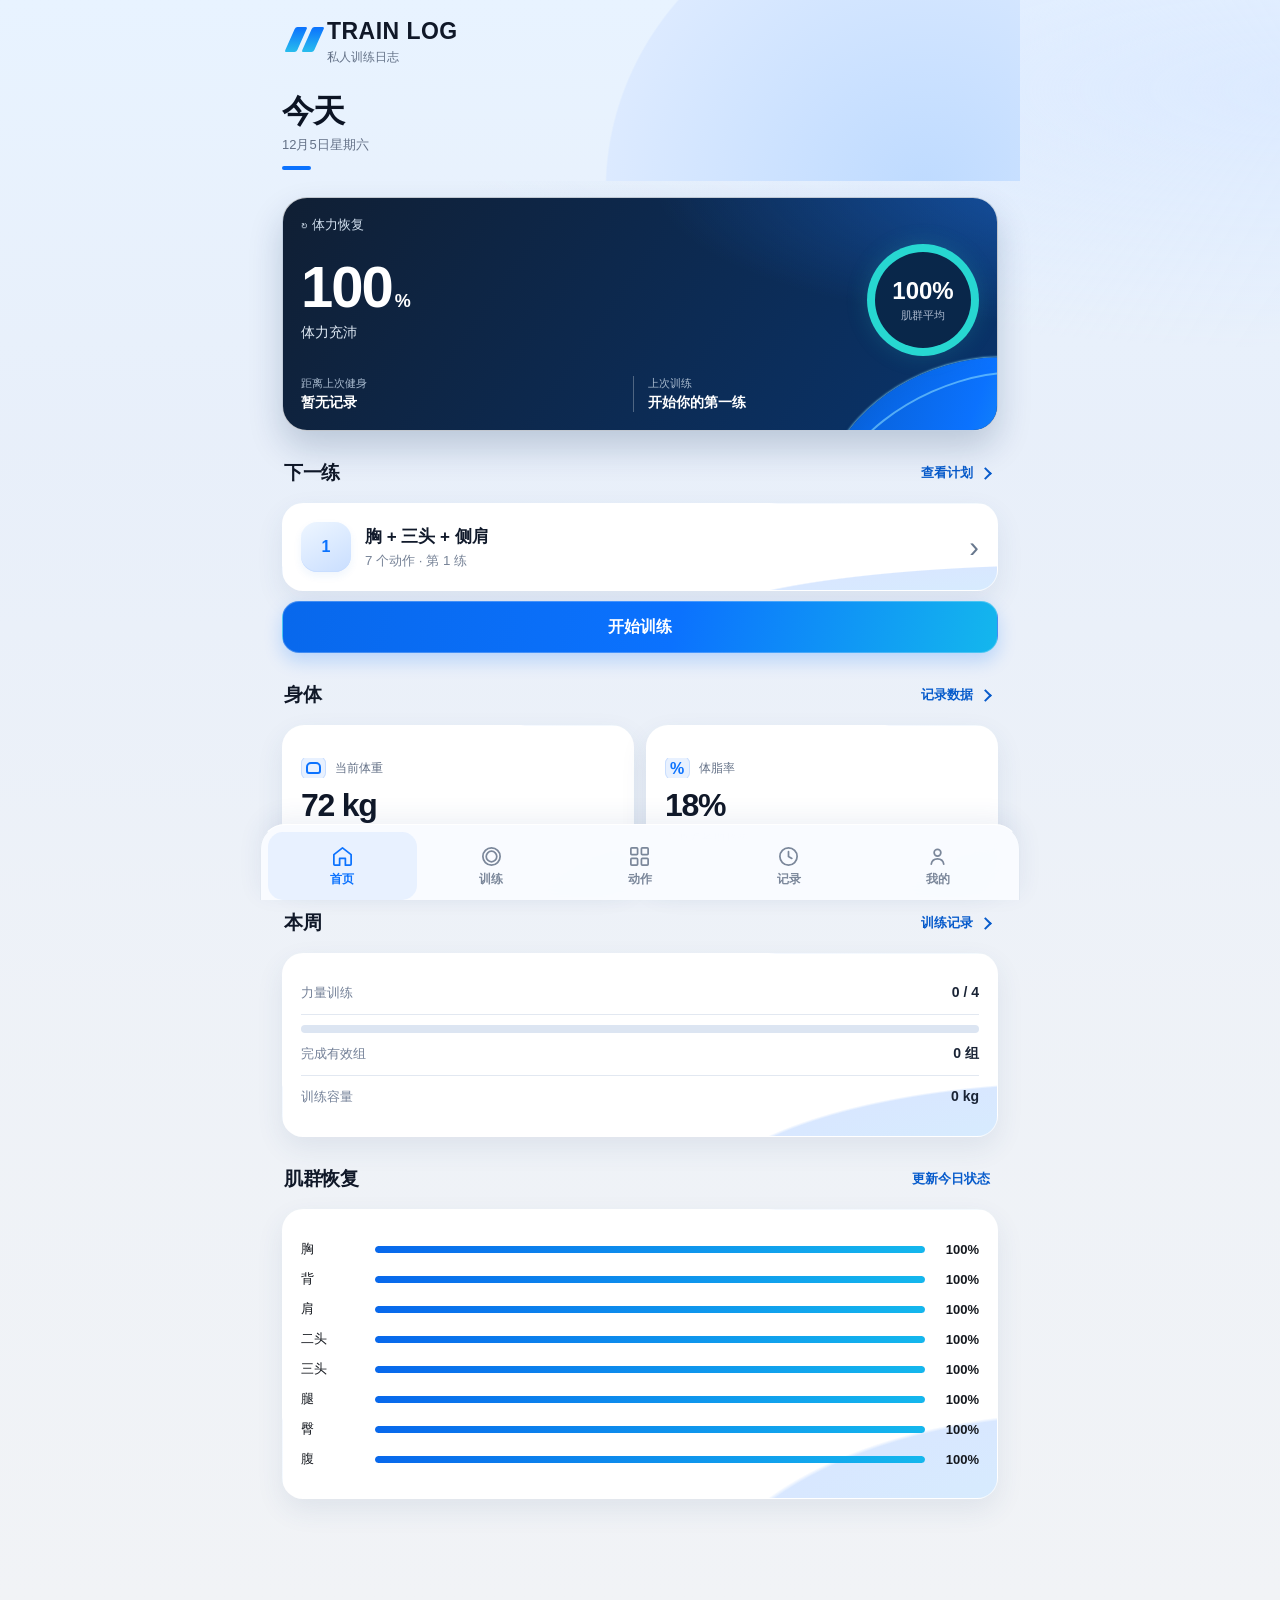
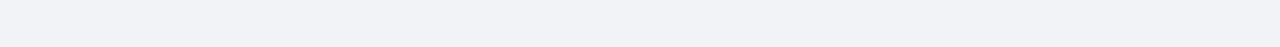
<file: index.html>
<!doctype html>
<html lang="zh-CN">
<head>
  <meta charset="utf-8" />
  <meta name="viewport" content="width=device-width, initial-scale=1, maximum-scale=1, user-scalable=no, viewport-fit=cover" />
  <meta name="theme-color" content="#e8f3ff" />
  <meta name="apple-mobile-web-app-capable" content="yes" />
  <meta name="apple-mobile-web-app-status-bar-style" content="default" />
  <meta name="apple-mobile-web-app-title" content="TRAIN LOG" />
  <meta name="format-detection" content="telephone=no" />
  <title>TRAIN LOG</title>
  <link rel="preconnect" href="https://cdn.jsdelivr.net" crossorigin />
  <link rel="preconnect" href="https://i0.hdslb.com" crossorigin />
  <link rel="preconnect" href="https://player.bilibili.com" crossorigin />
  <link rel="manifest" href="./manifest.webmanifest?v=3.8.7" />
  <link rel="apple-touch-icon" sizes="180x180" href="./assets/icon-ui2-180.png?v=3.8.7" />
  <link rel="icon" href="./assets/icon-ui2-192.png?v=3.8.7" />
  <link rel="stylesheet" href="./styles.css?v=3.6.2" />
  <link rel="stylesheet" href="./ui2.css?v=3.8.9" />
</head>
<body>
  <div id="app" class="app-shell">
    <header class="topbar">
      <div>
        <div class="brand">TRAIN LOG</div>
        <div id="topbar-subtitle" class="topbar-subtitle">私人训练日志</div>
      </div>

    </header>

    <main id="main" class="main-content" aria-live="polite"></main>

    <nav class="bottom-nav" aria-label="主导航">
      <button class="nav-item active" data-page="home" aria-label="首页"><svg viewBox="0 0 24 24" aria-hidden="true"><path d="m3 10 9-7 9 7v10a1 1 0 0 1-1 1h-5v-7H9v7H4a1 1 0 0 1-1-1z"/></svg><small>首页</small></button>
      <button class="nav-item" data-page="training" aria-label="训练"><svg viewBox="0 0 24 24" aria-hidden="true"><circle cx="12" cy="12" r="9"/><circle cx="12" cy="12" r="5.5"/></svg><small>训练</small></button>
      <button class="nav-item" data-page="exercises" aria-label="动作"><svg viewBox="0 0 24 24" aria-hidden="true"><rect x="3" y="3" width="7" height="7" rx="1"/><rect x="14" y="3" width="7" height="7" rx="1"/><rect x="3" y="14" width="7" height="7" rx="1"/><rect x="14" y="14" width="7" height="7" rx="1"/></svg><small>动作</small></button>
      <button class="nav-item" data-page="history" aria-label="记录"><svg viewBox="0 0 24 24" aria-hidden="true"><circle cx="12" cy="12" r="9"/><path d="M12 7v5l3.5 2"/></svg><small>记录</small></button>
      <button class="nav-item" data-page="mine" aria-label="我的"><svg viewBox="0 0 24 24" aria-hidden="true"><circle cx="12" cy="8" r="3.5"/><path d="M5.5 20c.5-3.5 2.7-5.5 6.5-5.5s6 2 6.5 5.5"/></svg><small>我的</small></button>
    </nav>
  </div>

  <dialog id="modal" class="modal">
    <div class="modal-sheet">
      <div class="modal-head">
        <div id="modal-title" class="modal-title"></div>
        <button id="modal-close" class="icon-btn ghost" aria-label="关闭">×</button>
      </div>
      <div id="modal-body" class="modal-body"></div>
    </div>
  </dialog>

  <div id="toast" class="toast" role="status"></div>
  <script src="./new-videos.js?v=3.6.2" defer></script>
  <script src="./advanced-videos.js?v=3.6.2" defer></script>
  <script src="./new-content.js?v=3.6.2" defer></script>
  <script src="./advanced-content.js?v=3.6.2" defer></script>
  <script src="./muscle-map.js?v=3.8.3" defer></script>
  <script src="./history-report.js?v=3.8.3" defer></script>
  <script src="./food-images.js?v=3.8.9" defer></script>
  <script src="./app.js?v=3.8.9" defer></script>
</body>
</html>
</file>
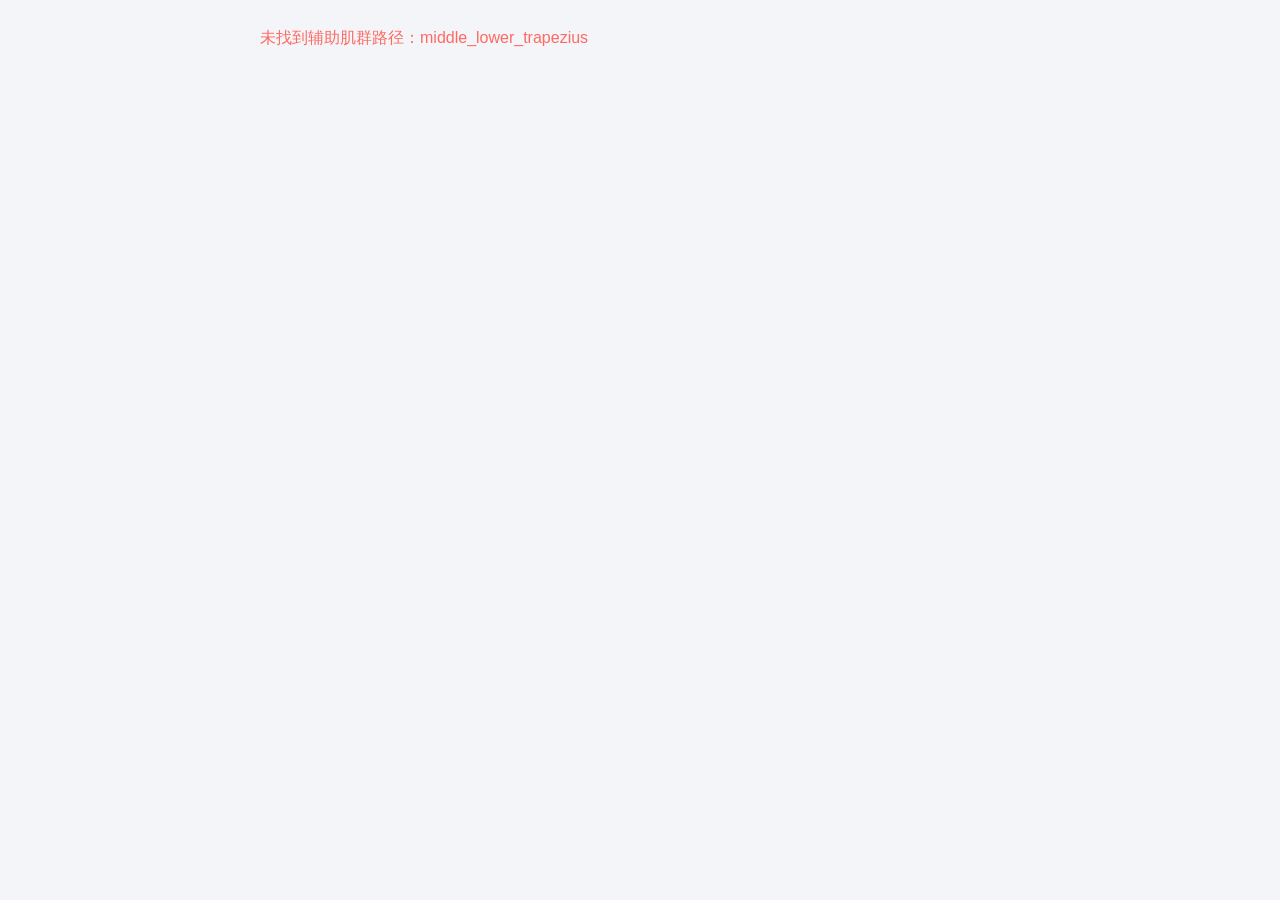
<file: muscle-map-preview.html>
<!doctype html>
<html lang="zh-CN">
<head>
  <meta charset="utf-8">
  <meta name="viewport" content="width=device-width,initial-scale=1,viewport-fit=cover">
  <title>TRAIN LOG 训练肌群图预览</title>
  <style>
    *{box-sizing:border-box}
    :root{color-scheme:light;font-family:-apple-system,BlinkMacSystemFont,"SF Pro Display","PingFang SC","Microsoft YaHei",sans-serif}
    html,body{margin:0;min-height:100%;background:#f3f5f8;color:#fff}
    body{padding:28px 16px 44px}
    main{width:min(100%,760px);margin:0 auto;display:grid;gap:24px}
    .map-card{overflow:hidden;border-radius:28px;padding:26px;background:linear-gradient(145deg,#0d1c38,#071326);box-shadow:0 16px 42px rgba(9,25,50,.16)}
    .eyebrow{margin:0 0 5px;color:#ff9f0a;font-size:15px;font-weight:900;letter-spacing:.08em}
    h2{margin:0;font-size:30px;line-height:1.18;letter-spacing:-.03em}
    .summary{margin:9px 0 20px;color:#b7c2d5;font-size:15px;line-height:1.55}
    .figure{overflow:hidden;border-radius:22px;background:#fff;padding:12px 10px 10px}
    .figure svg{display:block;width:100%;height:auto}
    .muscle-copy{display:grid;grid-template-columns:1fr 1fr;gap:10px;margin-top:16px}
    .muscle-group{min-width:0;border-radius:16px;padding:12px 14px;background:rgba(255,255,255,.075)}
    .muscle-group strong{display:block;margin-bottom:6px;font-size:13px}
    .muscle-group span{color:#d8deea;font-size:14px;line-height:1.5}
    .primary strong{color:#ff544b}.secondary strong{color:#ffad2f}
    .legend{display:flex;justify-content:center;gap:18px;margin-top:15px;color:#b8c2d2;font-size:12px}
    .legend span{display:inline-flex;align-items:center;gap:6px;white-space:nowrap}
    .dot{width:11px;height:11px;border-radius:3px;background:#d2d8e0}
    .dot.primary{background:#ff3b30}.dot.secondary{background:#ff9f0a}
    .error{margin:0;color:#ff6961}
    @media(max-width:520px){body{padding:16px 12px 32px}.map-card{padding:20px;border-radius:24px}h2{font-size:27px}.muscle-copy{grid-template-columns:1fr}.legend{gap:10px;font-size:11px}}
  </style>
</head>
<body>
  <main id="preview" aria-live="polite"></main>
  <script>
    const exerciseOrder = ["reverse_fly", "bench_press"];

    function renderLabels(labels) {
      return labels.join("、");
    }

    function applyMapping(svg, exercise, colors) {
      svg.removeAttribute("role");
      svg.removeAttribute("aria-label");
      svg.querySelectorAll(".muscle-block").forEach(path => {
        path.style.fill = colors.inactive;
      });
      exercise.secondary.forEach(id => {
        const path = svg.querySelector(`[id="${CSS.escape(id)}"]`);
        if (!path) throw new Error(`未找到辅助肌群路径：${id}`);
        path.style.fill = colors.secondary;
      });
      exercise.primary.forEach(id => {
        const path = svg.querySelector(`[id="${CSS.escape(id)}"]`);
        if (!path) throw new Error(`未找到主要肌群路径：${id}`);
        path.style.fill = colors.primary;
      });
      return svg;
    }

    function renderAnnotations(svg, exercise, colors) {
      const ns = "http://www.w3.org/2000/svg";
      const overlay = document.createElementNS(ns, "g");
      overlay.setAttribute("class", "muscle-annotations");
      overlay.setAttribute("aria-hidden", "true");

      (exercise.annotations || []).forEach(annotation => {
        const target = svg.querySelector(`[id="${CSS.escape(annotation.target)}"]`);
        if (!target) throw new Error(`未找到注释路径：${annotation.target}`);
        const color = annotation.kind === "primary" ? colors.primary : colors.secondary;
        const isRightLabel = annotation.labelX > 700;
        const anchorX = annotation.anchorX;
        const anchorY = annotation.anchorY;
        const estimatedTextWidth = annotation.label.length * 15;
        const lineEndX = isRightLabel ? annotation.labelX - estimatedTextWidth - 12 : annotation.labelX - 10;
        const bendX = anchorX + (lineEndX - anchorX) * .56;

        const line = document.createElementNS(ns, "polyline");
        line.setAttribute("points", `${anchorX},${anchorY} ${bendX},${annotation.labelY} ${lineEndX},${annotation.labelY}`);
        line.setAttribute("fill", "none");
        line.setAttribute("stroke", color);
        line.setAttribute("stroke-width", "1.5");
        line.setAttribute("stroke-linecap", "round");
        line.setAttribute("stroke-linejoin", "round");
        line.setAttribute("vector-effect", "non-scaling-stroke");

        const dot = document.createElementNS(ns, "circle");
        dot.setAttribute("cx", anchorX);
        dot.setAttribute("cy", anchorY);
        dot.setAttribute("r", "2.5");
        dot.setAttribute("fill", color);

        const text = document.createElementNS(ns, "text");
        text.setAttribute("x", annotation.labelX);
        text.setAttribute("y", annotation.labelY);
        text.setAttribute("fill", color);
        text.setAttribute("font-size", "15");
        text.setAttribute("font-weight", "700");
        text.setAttribute("font-family", "-apple-system,BlinkMacSystemFont,'PingFang SC','Microsoft YaHei',sans-serif");
        text.setAttribute("dominant-baseline", "middle");
        text.setAttribute("text-anchor", isRightLabel ? "end" : "start");
        text.textContent = annotation.label;

        overlay.append(line, dot, text);
      });
      svg.appendChild(overlay);
    }

    async function boot() {
      const mappingResponse = await fetch("./exercise-muscle-mappings.json?v=2", {cache:"no-store"});
      if (!mappingResponse.ok) throw new Error("动作肌群映射表加载失败");
      const mapping = await mappingResponse.json();
      const svgResponse = await fetch(mapping.template, {cache:"force-cache"});
      if (!svgResponse.ok) throw new Error("锁定人体母版加载失败");
      const svgText = await svgResponse.text();
      const parser = new DOMParser();
      const preview = document.querySelector("#preview");

      exerciseOrder.forEach((exerciseId, index) => {
        const exercise = mapping.exercises[exerciseId];
        const doc = parser.parseFromString(svgText, "image/svg+xml");
        const svg = applyMapping(doc.documentElement, exercise, mapping.colors);
        const card = document.createElement("section");
        card.className = "map-card";
        card.dataset.exercise = exerciseId;
        card.innerHTML = `
          <p class="eyebrow">${String(index + 1).padStart(2,"0")} 训练肌群图</p>
          <h2>${exercise.name}</h2>
          <p class="summary">红色为主要训练肌群，橙色为辅助训练肌群。</p>
          <div class="figure"></div>
          <div class="muscle-copy">
            <div class="muscle-group primary"><strong>主要训练</strong><span>${renderLabels(exercise.primaryLabels)}</span></div>
            <div class="muscle-group secondary"><strong>辅助训练</strong><span>${renderLabels(exercise.secondaryLabels)}</span></div>
          </div>
          <div class="legend">
            <span><i class="dot primary"></i>主要训练肌群</span>
            <span><i class="dot secondary"></i>辅助训练肌群</span>
            <span><i class="dot"></i>非主要肌群</span>
          </div>`;
        const renderedSvg = document.importNode(svg, true);
        card.querySelector(".figure").appendChild(renderedSvg);
        renderAnnotations(renderedSvg, exercise, mapping.colors);
        preview.appendChild(card);
      });
    }

    boot().catch(error => {
      document.querySelector("#preview").innerHTML = `<p class="error">${error.message}</p>`;
      console.error(error);
    });
  </script>
</body>
</html>
</file>
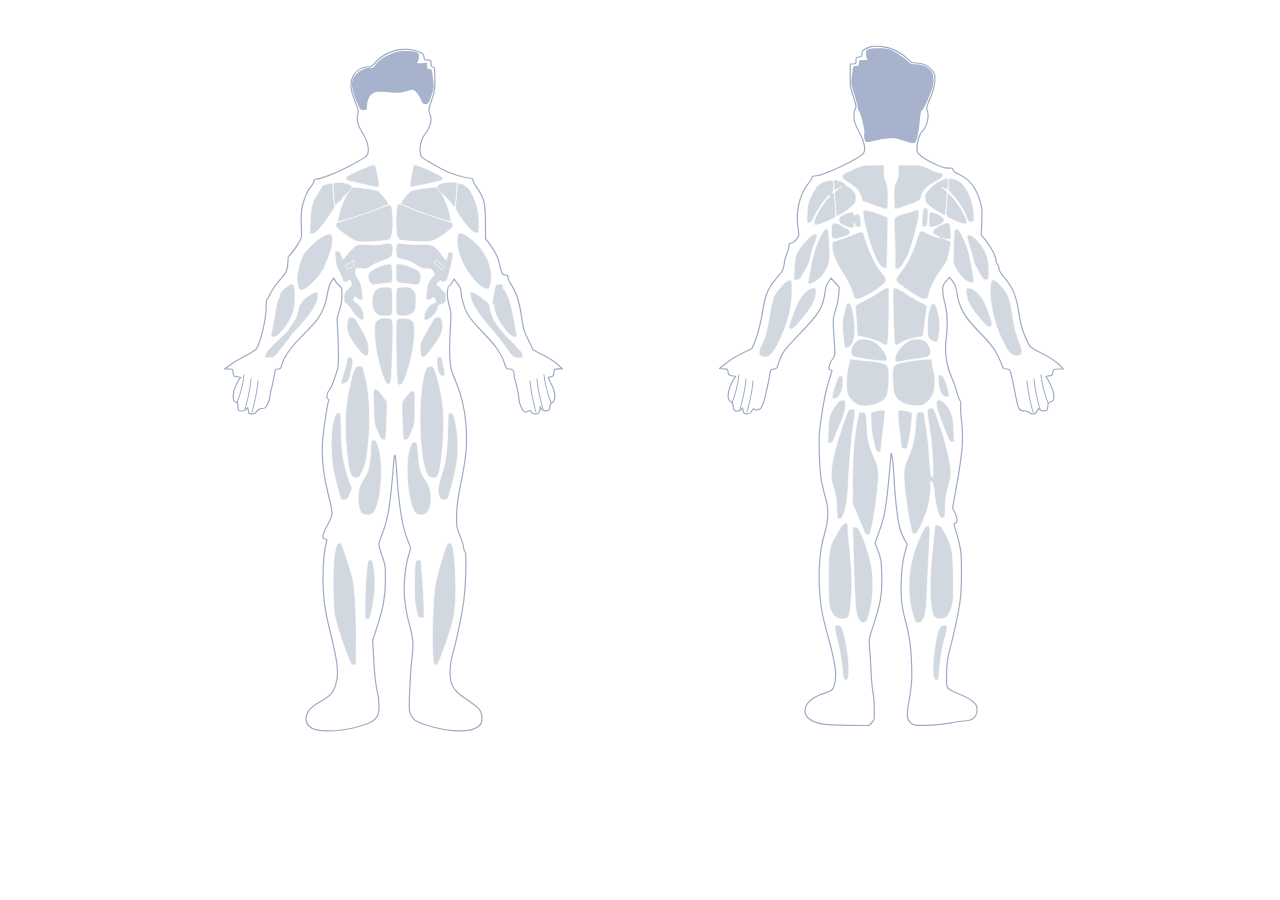
<file: muscle-template-preview.html>
<!doctype html>
<html lang="zh-CN">
<head>
  <meta charset="utf-8">
  <meta name="viewport" content="width=device-width,initial-scale=1,viewport-fit=cover">
  <title>标准人体母版</title>
  <style>
    *{box-sizing:border-box}
    html,body{width:100%;min-height:100%;margin:0;background:#fff}
    body{display:grid;place-items:center;overflow:auto;padding:20px}
    img{display:block;width:min(100%,940px);height:auto;user-select:none;-webkit-user-drag:none}
  </style>
</head>
<body>
  <img src="./assets/标准人体.svg?v=3" alt="">
</body>
</html>
</file>
<file: styles.css>
:root{
  --bg:#f4f5f7;
  --card:#ffffff;
  --text:#111317;
  --muted:#818793;
  --line:#e7e9ee;
  --blue:#1677ff;
  --blue-soft:#eaf3ff;
  --accent-surface:#eef5ff;
  --accent-surface-2:#edf5ff;
  --accent-surface-3:#e8f2ff;
  --accent-surface-4:#f1f6ff;
  --accent-surface-5:#f5f8ff;
  --accent-dark:#245cdf;
  --accent-light:#1680ff;
  --green:#24a36a;
  --amber:#e49a21;
  --danger:#e24b4b;
  --shadow:0 8px 30px rgba(20,24,32,.06);
  --radius:22px;
  --safe-bottom:env(safe-area-inset-bottom, 0px);
}
:root[data-theme="teal"]{--blue:#007f79;--blue-soft:#def4f1;--accent-surface:#e5f7f4;--accent-surface-2:#e2f5f2;--accent-surface-3:#d9f0ec;--accent-surface-4:#ecf9f7;--accent-surface-5:#f3fbf9;--accent-dark:#007f79;--accent-light:#61d6cb}
:root[data-theme="purple"]{--blue:#6e4ac5;--blue-soft:#f0eaff;--accent-surface:#f3edff;--accent-surface-2:#f1ebff;--accent-surface-3:#ebe3ff;--accent-surface-4:#f6f2ff;--accent-surface-5:#faf7ff;--accent-dark:#6e4ac5;--accent-light:#c0a4ff}
:root[data-theme="coral"]{--blue:#bb552f;--blue-soft:#fff0e9;--accent-surface:#fff2eb;--accent-surface-2:#fff0e8;--accent-surface-3:#ffe9dc;--accent-surface-4:#fff6f0;--accent-surface-5:#fff9f5;--accent-dark:#bb552f;--accent-light:#ffab8b}
*{box-sizing:border-box;-webkit-tap-highlight-color:transparent}
html,body{margin:0;min-height:100%;background:var(--bg);color:var(--text);font-family:-apple-system,BlinkMacSystemFont,"SF Pro Display","PingFang SC","Microsoft YaHei",sans-serif}
body{overscroll-behavior-y:none}
button,input,select,textarea{font:inherit}
button{border:0;background:none;color:inherit}
.app-shell{max-width:760px;margin:0 auto;min-height:100vh;padding-bottom:calc(88px + var(--safe-bottom))}
.topbar{position:sticky;top:0;z-index:20;display:flex;align-items:center;justify-content:space-between;padding:calc(14px + env(safe-area-inset-top,0px)) 18px 12px;background:rgba(244,245,247,.88);backdrop-filter:blur(18px);-webkit-backdrop-filter:blur(18px);border-bottom:1px solid rgba(231,233,238,.75)}
.brand{font-size:22px;font-weight:800;letter-spacing:.5px}
.topbar-subtitle{margin-top:3px;font-size:12px;color:var(--muted)}
.icon-btn{width:42px;height:42px;border-radius:14px;background:var(--card);box-shadow:var(--shadow);font-size:25px;display:grid;place-items:center;cursor:pointer}
.icon-btn.ghost{box-shadow:none;background:#f1f2f4}
.main-content{padding:16px 16px 28px}
.page-title{font-size:28px;font-weight:800;letter-spacing:-.5px;margin:4px 0 2px}
.page-subtitle{color:var(--muted);font-size:14px;margin-bottom:18px}
.section{margin:18px 0}
.section-head{display:flex;align-items:center;justify-content:space-between;margin:0 2px 10px}
.section-title{font-size:18px;font-weight:750}
.section-link{font-size:13px;color:var(--blue);font-weight:650}
.card{background:var(--card);border-radius:var(--radius);padding:18px;box-shadow:var(--shadow);border:1px solid rgba(17,19,23,.03)}
.card + .card{margin-top:12px}
.card.flat{box-shadow:none;border:1px solid var(--line)}
.grid2{display:grid;grid-template-columns:1fr 1fr;gap:12px}
.grid3{display:grid;grid-template-columns:repeat(3,1fr);gap:10px}
.hero-card{padding:20px;background:linear-gradient(150deg,#111923 0%,#18263a 100%);color:#fff;position:relative;overflow:hidden}
.hero-card:after{content:"";position:absolute;width:220px;height:220px;border-radius:50%;right:-92px;top:-110px;background:rgba(29,127,255,.23)}
.hero-kicker{font-size:13px;color:#aebbd0;position:relative;z-index:2}
.hero-row{display:flex;justify-content:space-between;align-items:flex-end;margin-top:10px;position:relative;z-index:2}
.recovery-value{font-size:54px;font-weight:850;line-height:1;letter-spacing:-2px}.recovery-value span{font-size:18px;margin-left:3px}
.recovery-label{margin-top:8px;color:#b6c1d0;font-size:14px}
.ring{width:112px;height:112px;border-radius:50%;display:grid;place-items:center;background:conic-gradient(#35c6c8 var(--progress), rgba(255,255,255,.12) 0);position:relative}
.ring:after{content:"";position:absolute;inset:8px;background:#162235;border-radius:50%}
.ring-inner{position:relative;z-index:2;text-align:center}.ring-inner strong{display:block;font-size:24px}.ring-inner small{font-size:11px;color:#aebbd0}
.hero-meta{display:flex;gap:18px;margin-top:20px;position:relative;z-index:2}.hero-meta div{min-width:0}.hero-meta span{display:block;font-size:11px;color:#8494a9}.hero-meta strong{font-size:14px;font-weight:700;white-space:nowrap;overflow:hidden;text-overflow:ellipsis;display:block;margin-top:3px}
.primary-btn{width:100%;height:52px;border-radius:16px;background:var(--blue);color:white;font-weight:750;font-size:16px;cursor:pointer}.primary-btn:active{transform:scale(.99)}
.secondary-btn{height:44px;border-radius:14px;background:var(--blue-soft);color:var(--blue);font-weight:700;padding:0 15px;cursor:pointer}.secondary-btn.neutral{background:#f0f1f4;color:#333}.secondary-btn.danger{background:#fff0f0;color:var(--danger)}
.next-card{display:flex;gap:14px;align-items:center}.next-index{width:50px;height:50px;border-radius:16px;background:var(--blue-soft);display:grid;place-items:center;font-weight:800;color:var(--blue)}.next-info{flex:1;min-width:0}.next-info strong{display:block;font-size:17px}.next-info small{display:block;color:var(--muted);margin-top:4px}.arrow{font-size:24px;color:#a0a5ad}
.metric-card strong{display:block;font-size:24px;margin-top:7px}.metric-card small{color:var(--muted);font-size:12px}.metric-delta{font-size:12px;margin-top:5px;color:var(--green)}
.progress-bar{height:8px;border-radius:99px;background:#eceef2;overflow:hidden;margin-top:10px}.progress-bar i{display:block;height:100%;background:var(--blue);border-radius:inherit;width:0}
.list{display:flex;flex-direction:column;gap:10px}.list-item{display:flex;align-items:center;gap:12px;padding:14px;background:var(--card);border-radius:18px;border:1px solid var(--line)}.list-item .grow{flex:1;min-width:0}.list-item strong{font-size:15px}.list-item small{display:block;margin-top:4px;color:var(--muted);font-size:12px}.pill{display:inline-flex;align-items:center;border-radius:999px;padding:5px 9px;background:#f0f1f3;font-size:11px;color:#5b6069}.pill.blue{background:var(--blue-soft);color:var(--blue)}.pill.green{background:#eaf8f1;color:var(--green)}.pill.amber{background:#fff6e7;color:var(--amber)}
.tabs{display:flex;background:#e9ebef;border-radius:14px;padding:4px;gap:4px;margin-bottom:14px}.tab{flex:1;height:38px;border-radius:11px;color:#707681;font-size:14px;font-weight:650}.tab.active{background:white;color:var(--text);box-shadow:0 2px 8px rgba(30,33,40,.07)}
.plan-card{padding:16px}.plan-top{display:flex;gap:12px;align-items:center}.plan-day{width:48px;height:48px;background:#10151d;color:white;border-radius:15px;display:grid;place-items:center;font-weight:850}.plan-info{flex:1}.plan-info strong{font-size:16px}.plan-info small{display:block;color:var(--muted);margin-top:4px}.plan-actions{display:flex;gap:8px;margin-top:14px}.plan-actions button{flex:1}
.library-program-card .plan-info{min-width:0}.program-cover{display:block;width:88px;height:88px;flex:0 0 88px;object-fit:cover;border-radius:16px;background:#f0f1f4}.program-category{margin-top:7px}.library-program-card .plan-info strong{overflow-wrap:anywhere}
.exercise-row{display:grid;grid-template-columns:38px 1fr auto;gap:10px;align-items:center;padding:12px 0;border-bottom:1px solid var(--line)}.exercise-row:last-child{border-bottom:0}.exercise-no{width:32px;height:32px;border-radius:10px;background:#f2f3f5;display:grid;place-items:center;color:#737985;font-size:12px;font-weight:750}.exercise-row strong{font-size:14px}.exercise-row small{display:block;color:var(--muted);font-size:12px;margin-top:3px}
.search{position:relative;margin-bottom:12px}.search input{width:100%;height:48px;border:1px solid var(--line);border-radius:16px;background:white;padding:0 14px 0 42px;outline:none}.search:before{content:"⌕";position:absolute;left:15px;top:10px;font-size:24px;color:#9aa0aa}
.filter-chips{display:flex;gap:8px;overflow:auto;padding-bottom:4px;scrollbar-width:none}.filter-chips::-webkit-scrollbar{display:none}.chip{white-space:nowrap;padding:9px 13px;border-radius:999px;background:white;border:1px solid var(--line);font-size:12px}.chip.active{background:#111923;color:white;border-color:#111923}
.tutorial-card{display:flex;gap:12px}.muscle-icon{width:62px;height:62px;border-radius:16px;background:linear-gradient(145deg,#eef4ff,#f8f9fb);display:grid;place-items:center;font-size:28px}.tutorial-card .grow{flex:1}.tutorial-card p{margin:6px 0 0;color:var(--muted);font-size:12px;line-height:1.5}
.workout-head{background:#10151d;color:white;padding:18px;border-radius:22px;margin-bottom:12px}.workout-title{font-size:23px;font-weight:800}.workout-meta{display:flex;gap:14px;margin-top:8px;color:#aeb5c0;font-size:12px}.workout-actions{display:flex;gap:8px;margin-top:14px}.workout-actions button{flex:1}.workout-actions .secondary-btn{background:#202833;color:#e7ebf0}
.training-exercise{background:white;border-radius:20px;padding:15px;margin-bottom:11px;border:1px solid var(--line)}.training-exercise-head{display:flex;align-items:flex-start;gap:10px}.training-exercise-head .grow{flex:1}.training-exercise-head strong{font-size:16px}.training-exercise-head small{display:block;color:var(--muted);margin-top:3px}.last-result{font-size:11px;color:var(--blue);margin-top:7px;line-height:1.5}
.set-table{width:100%;border-collapse:separate;border-spacing:0 8px;margin-top:10px}.set-table th{font-size:10px;font-weight:600;color:#9aa0aa;text-align:center}.set-table td{text-align:center}.set-table td:first-child{width:34px;font-size:12px;color:#858b95}.set-input{width:70px;height:40px;border:1px solid var(--line);background:#f8f9fb;border-radius:11px;text-align:center;outline:none;font-size:14px}.set-input.rir{width:54px}.set-done{width:38px;height:38px;border-radius:12px;background:#eef0f3;color:#9aa0aa;font-size:18px}.set-done.done{background:#e8f7ef;color:var(--green)}
.add-set{width:100%;padding:10px 0;color:var(--blue);font-weight:700;font-size:13px}.timer-bar{position:sticky;bottom:calc(77px + var(--safe-bottom));z-index:12;background:#111923;color:white;border-radius:18px;padding:12px 14px;display:flex;align-items:center;gap:10px;box-shadow:0 10px 32px rgba(0,0,0,.18);margin-top:12px}.timer-bar strong{font-size:22px;font-variant-numeric:tabular-nums}.timer-bar .grow{flex:1}.timer-bar small{color:#aeb6c1}.timer-btn{padding:8px 10px;border-radius:10px;background:#273140;color:white;font-size:12px}
.quick-form{display:grid;grid-template-columns:1fr 86px 72px;gap:8px}.quick-form input{height:44px;border:1px solid var(--line);border-radius:12px;padding:0 10px;min-width:0}.quick-lines textarea{width:100%;min-height:110px;border:1px solid var(--line);border-radius:14px;padding:12px;resize:none;outline:none;line-height:1.6}
.form-grid{display:grid;grid-template-columns:1fr 1fr;gap:10px}.field label{display:block;font-size:11px;color:var(--muted);margin:0 0 5px 3px}.field input,.field select{width:100%;height:46px;border:1px solid var(--line);background:white;border-radius:13px;padding:0 12px;outline:none}.field.full{grid-column:1/-1}.field textarea{width:100%;min-height:80px;border:1px solid var(--line);border-radius:13px;padding:10px;resize:none}
.chart{height:180px;background:linear-gradient(to bottom,#fff,#fbfbfc);border-radius:16px;padding:8px;overflow:hidden}.chart svg{width:100%;height:100%;display:block}.chart-empty{height:100%;display:grid;place-items:center;color:#9aa0aa;font-size:13px;text-align:center;padding:20px}
.stat-row{display:flex;justify-content:space-between;gap:12px;padding:12px 0;border-bottom:1px solid var(--line)}.stat-row:last-child{border-bottom:0}.stat-row span{color:var(--muted);font-size:13px}.stat-row strong{font-size:14px}
.muscle-row{display:grid;grid-template-columns:64px 1fr 44px;gap:10px;align-items:center;margin:12px 0}.muscle-row span{font-size:13px}.muscle-row strong{text-align:right;font-size:13px}.muscle-row .progress-bar{margin:0;height:7px}
.diet-macro{display:grid;grid-template-columns:repeat(4,1fr);gap:8px;margin-top:12px}.diet-macro div{background:#f7f8fa;border-radius:13px;padding:10px;text-align:center}.diet-macro strong{display:block;font-size:16px}.diet-macro small{color:var(--muted);font-size:10px}.meal{padding:13px 0;border-bottom:1px solid var(--line)}.meal:last-child{border-bottom:0}.meal strong{font-size:13px}.meal p{margin:5px 0 0;color:#606671;line-height:1.55;font-size:13px}
.note{padding:12px 13px;border-radius:14px;background:#fff8e9;color:#835f19;font-size:12px;line-height:1.55}.info-note{padding:12px 13px;border-radius:14px;background:#eff6ff;color:#285e9a;font-size:12px;line-height:1.55}
.bottom-nav{position:fixed;left:50%;transform:translateX(-50%);bottom:0;z-index:30;width:min(760px,100%);height:calc(72px + var(--safe-bottom));padding:7px 8px var(--safe-bottom);display:grid;grid-template-columns:repeat(5,1fr);background:rgba(251,251,252,.95);backdrop-filter:blur(18px);-webkit-backdrop-filter:blur(18px);border-top:1px solid rgba(224,226,230,.9)}.nav-item{display:flex;flex-direction:column;align-items:center;justify-content:center;gap:3px;color:#8b9098}.nav-item span{font-size:21px;line-height:1}.nav-item small{font-size:10px}.nav-item.active{color:var(--blue);font-weight:700}
.modal{border:0;padding:0;background:transparent;width:100%;max-width:760px;height:100%;max-height:100%;margin:auto}.modal::backdrop{background:rgba(9,12,17,.45);backdrop-filter:blur(2px)}.modal-sheet{position:absolute;left:0;right:0;bottom:0;background:var(--bg);border-radius:26px 26px 0 0;max-height:91vh;overflow:auto;padding:15px 16px calc(22px + var(--safe-bottom));box-shadow:0 -10px 45px rgba(0,0,0,.16)}.modal-head{display:flex;align-items:center;justify-content:space-between;position:sticky;top:-15px;background:var(--bg);padding:8px 0 10px;z-index:4}.modal-title{font-size:19px;font-weight:800}.modal-body{padding-bottom:8px}
.toast{position:fixed;left:50%;bottom:calc(88px + var(--safe-bottom));transform:translate(-50%,15px);background:#111923;color:white;padding:11px 15px;border-radius:12px;font-size:12px;z-index:60;opacity:0;pointer-events:none;transition:.2s}.toast.show{opacity:1;transform:translate(-50%,0)}
.empty{padding:30px 16px;text-align:center;color:var(--muted)}.empty strong{display:block;color:#4a4f57;margin-bottom:5px}.divider{height:1px;background:var(--line);margin:14px 0}.muted{color:var(--muted)}.small{font-size:12px}.hidden{display:none!important}
@media (max-width:380px){.main-content{padding-left:12px;padding-right:12px}.recovery-value{font-size:48px}.ring{width:100px;height:100px}.diet-macro{grid-template-columns:1fr 1fr}.set-input{width:62px}}
@media (min-width:720px){.bottom-nav{border-left:1px solid var(--line);border-right:1px solid var(--line)}.modal-sheet{left:0;right:0}.main-content{padding-left:22px;padding-right:22px}}


/* ===== TRAIN LOG V2 ===== */
html,body{touch-action:manipulation;-webkit-text-size-adjust:100%;overscroll-behavior-y:none}
body,.app-shell,.main-content,.bottom-nav,.topbar{-webkit-user-select:none;user-select:none;-webkit-touch-callout:none}
input,textarea{-webkit-user-select:text;user-select:text;-webkit-touch-callout:default}
img,svg{-webkit-user-drag:none;user-drag:none}
.topbar{grid-template-columns:1fr auto}.topbar>div:first-child{min-width:0}
.equal-metrics>.metric-card,.grid2>.metric-card{min-height:142px;height:142px;display:flex;flex-direction:column;justify-content:center}
.grid2{align-items:stretch}.metric-card strong{font-size:34px;line-height:1.05}.metric-card small{min-height:22px}.metric-delta{min-height:24px}
.exercise-thumb,.muscle-icon.visual{width:58px;height:58px;min-width:58px;border-radius:16px;background:#f3f6fb;display:flex;align-items:center;justify-content:center;overflow:hidden}
.exercise-svg{width:100%;height:100%;display:block}.moving-limb{animation:trainlogMotion 1.2s ease-in-out infinite alternate;transform-box:fill-box}
@keyframes trainlogMotion{from{transform:rotate(-8deg)}to{transform:rotate(8deg)}}
.training-exercise-head{align-items:center}.exercise-menu-btn{border:0;background:var(--accent-surface);color:var(--blue);width:42px;height:42px;border-radius:50%;font-size:18px}
.set-head,.set-row{display:grid;grid-template-columns:48px 1fr 1fr 58px 42px;gap:8px;align-items:center}.set-head{font-size:12px;color:#9aa1ad;padding:0 8px 8px}.set-head.cardio,.set-row:has(input[data-field="minutes"]){grid-template-columns:48px 1fr 58px 42px}
.set-block{margin-bottom:8px}.set-row{padding:4px 8px;border-radius:16px;transition:.15s}.set-row.completed{background:#eaf8ef}.set-row.completed .set-input,.drop-row.completed .set-input,.set-row.completed .set-done{background:#d9f3e2;border-color:#bfe8ce;color:#198754}
.set-index{border:0;background:#f0f2f5;border-radius:14px;height:48px;color:#6f7783}.set-index.warm{background:#fff5df;color:#d89200}.set-done{height:48px;border:0;border-radius:14px;background:#f0f2f5;font-size:22px;color:#8d95a1}.set-done.done{background:#d9f3e2;color:#198754}.dots-btn{border:0;background:transparent;color:#8d95a1;font-size:16px;padding:0}
.drop-row{margin:6px 42px 0 56px;display:grid;grid-template-columns:48px 1fr 1fr 40px;gap:8px;align-items:center}.drop-label{font-size:13px;color:var(--blue);font-weight:700}.mini-plus{width:38px;height:38px;border:0;border-radius:12px;background:var(--accent-surface);color:var(--blue);font-size:24px}
.menu-action{width:100%;padding:16px;border:0;border-bottom:1px solid #eceff3;background:white;text-align:left;font-size:17px;font-weight:700}.menu-action.danger{color:#e5484d}.reorder-item{display:flex;align-items:center;gap:12px;padding:14px 0;border-bottom:1px solid #eceff3}.reorder-item strong{flex:1}.reorder-item button{border:0;background:var(--accent-surface);border-radius:10px;width:38px;height:34px;margin-left:4px;color:var(--blue)}
.calendar{padding:16px}.cal-title{font-weight:800;font-size:18px;margin-bottom:14px}.cal-week,.cal-grid{display:grid;grid-template-columns:repeat(7,1fr);gap:6px}.cal-week span{text-align:center;font-size:12px;color:#9aa1ad}.cal-cell{aspect-ratio:1;border:0;border-radius:12px;background:#f6f7f9;color:#333;position:relative}.cal-cell.blank{background:transparent}.cal-cell.trained{background:var(--accent-surface-3);color:var(--blue);font-weight:800}.cal-cell.today{outline:2px solid var(--blue)}.cal-cell i{position:absolute;right:4px;bottom:3px;font-style:normal;font-size:9px;background:var(--blue);color:#fff;width:16px;height:16px;border-radius:50%;display:grid;place-items:center}
.tutorial-hero{display:flex;gap:14px;align-items:center}.tutorial-hero>.exercise-svg{width:100px;height:100px;background:#f5f7fa;border-radius:20px}.tutorial-hero div{display:flex;flex-direction:column;gap:6px}.tutorial-section{margin-top:18px}.tutorial-label{font-weight:800;margin-bottom:8px}.demo-stage{background:white;border:1px solid #e8ebef;border-radius:20px;padding:14px;text-align:center}.demo-stage .exercise-svg{height:220px}.demo-stage small{display:block;color:#9098a6;margin-top:8px}.video-placeholder{padding:18px;background:#0f1a2c;color:white;border-radius:18px}.video-placeholder p{opacity:.75;font-size:14px;line-height:1.6}.muscle-map{display:flex;align-items:center;gap:14px;background:#f7f8fa;border-radius:18px;padding:14px}.body-silhouette{width:110px}.muscle-copy{display:flex;flex-direction:column;gap:8px;font-size:14px}.history-ex{display:flex;align-items:center;gap:12px}
.current-plan h2{margin:6px 0 4px}.bottom-nav .nav-item span{font-size:21px}.bottom-nav .nav-item small{font-size:12px}
@media(max-width:390px){.set-head,.set-row{grid-template-columns:42px 1fr 1fr 52px 34px;gap:5px}.set-input{min-width:0}.drop-row{margin-left:48px;margin-right:34px}.metric-card strong{font-size:30px}}

/* ===== TRAIN LOG V2.1 polish ===== */
*{box-sizing:border-box;scrollbar-width:none}
*::-webkit-scrollbar{width:0!important;height:0!important;display:none!important}
html,body{overflow-x:clip}
.main-content,.modal-sheet,.filter-chips{scrollbar-width:none}
.grid2,.equal-metrics{display:grid!important;grid-template-columns:repeat(2,minmax(0,1fr))!important;gap:10px;align-items:stretch}
.grid2>.metric-card,.equal-metrics>.metric-card{width:100%!important;height:142px!important;min-height:142px!important;max-height:142px!important;padding:18px!important;justify-content:center!important;overflow:hidden}
.metric-card strong{font-size:32px!important;line-height:1.05;white-space:nowrap}.metric-card small,.metric-delta{width:100%;overflow:hidden;text-overflow:ellipsis;white-space:nowrap}
.free-training-section{margin-top:-2px}.free-training-btn{width:100%;height:50px;border-radius:14px;background:#fff!important;border:1px solid var(--line)!important;color:#2f3742!important;font-weight:750}
.training-exercise{border-radius:18px;padding:16px 14px}.training-exercise-head strong{font-size:17px;letter-spacing:-.2px}.training-exercise-head small{font-size:12px}
.exercise-menu-btn{width:38px!important;height:38px!important;background:transparent!important;color:#1478ff!important;padding:6px!important}.exercise-menu-btn svg{width:25px;height:25px;display:block}
.set-head,.set-row{grid-template-columns:42px minmax(68px,1fr) minmax(68px,1fr) 48px 34px;gap:7px;padding-left:0;padding-right:0}.set-head{padding-top:12px;padding-bottom:5px;text-align:center}.set-head span:first-child{text-align:left;padding-left:10px}
.set-row.cardio-row,.set-head.cardio{grid-template-columns:42px minmax(90px,1fr) 48px 34px}
.set-index{height:48px;border-radius:13px}.set-input{width:100%!important;min-width:0;height:48px;border-radius:13px;background:#f7f8fa;font-size:18px;font-variant-numeric:tabular-nums}.completed-input{background:#ddf5e6!important;border-color:#b7e5c8!important;color:#166d3b!important;font-weight:750}.set-done,.set-done.done{height:48px;width:48px;border-radius:13px;background:#f0f2f5!important;color:#8d95a1!important}.set-done.done{color:#1d8b50!important}.dots-btn{height:42px;width:34px;font-size:16px;color:#6e7681}
.drop-row{margin:5px 0 0;display:grid;grid-template-columns:42px minmax(68px,1fr) minmax(68px,1fr) 48px 28px 28px;gap:7px;align-items:center}.drop-label{height:44px;display:grid;place-items:center;border-radius:12px;background:#edf4ff;color:var(--blue);font-size:12px}.drop-plus,.drop-delete{height:42px;border:0;border-radius:12px;font-size:22px;background:#f0f2f5}.drop-plus{color:var(--blue)}.drop-delete{color:#e5484d}.drop-dots{font-size:14px;color:#8d95a1;text-align:center}.drop-row .set-input{height:44px}
.progression{font-size:12px!important;color:#8a919d!important;line-height:1.45;margin:9px 4px 2px}.text-btn{display:block;margin:5px auto 0;padding:10px 18px;border:0;background:transparent;color:var(--blue);font-size:14px;font-weight:800}
.action-popover{position:fixed;z-index:100;background:#fff;border-radius:16px;box-shadow:0 14px 48px rgba(0,0,0,.2);border:1px solid #e7e9ee;overflow:hidden;padding:5px;contain:layout paint;will-change:top,left}.action-popover button{width:100%;height:46px;padding:0 14px;border:0;background:#fff;text-align:left;font-size:15px;font-weight:700;border-radius:11px}.action-popover button:active{background:#f2f4f7}.action-popover button.danger{color:#e5484d}
.exercise-thumb,.muscle-icon.visual{background:#f8f9fb}.gym-gif{width:100%;height:100%;object-fit:contain;display:block;background:#fff}.gym-gif.no-media{opacity:0}
.tutorial-section{margin-top:18px}.gym-stage{min-height:260px;display:flex;flex-direction:column;align-items:center;justify-content:center}.gym-stage .gym-gif{width:240px;height:240px;max-width:100%;object-fit:contain}.gym-stage small{margin-top:8px}.video-card{background:#0d1420;border-radius:18px;padding:10px;color:#fff}.video-title{font-size:13px;font-weight:700;padding:4px 4px 10px}.video-card iframe{display:block;width:100%;aspect-ratio:9/16;max-height:520px;border-radius:14px;background:#000}.video-unavailable{padding:18px;border-radius:16px;background:#f4f5f7;display:flex;flex-direction:column;gap:6px;color:#626976}.video-unavailable strong{color:#222}
.heatmap-wrap{background:#fff;border:1px solid #e7e9ee;border-radius:18px;padding:8px}.heatmap-svg{width:100%;display:block;aspect-ratio:620/390}.heatmap-legend{display:flex;justify-content:center;gap:16px;flex-wrap:wrap;padding:4px 0 8px;font-size:10px;color:#606671}.heatmap-legend span{display:flex;align-items:center;gap:5px}.heatmap-legend i{width:13px;height:13px;border:1px solid #aaa;display:inline-block}.heatmap-legend .red{background:#ff2026;border-color:#ff2026}.heatmap-legend .orange{background:#ff9f1a;border-color:#ff9f1a}.heatmap-legend .gray{background:#fff}
.plan-edit-row{grid-template-columns:58px minmax(0,1fr) auto!important;gap:12px!important;position:relative;padding-right:0}.plan-ex-copy{padding-right:6px}.plan-mini-actions{grid-column:2/-1;display:flex;gap:5px;justify-content:flex-end;margin-top:4px}.plan-mini-actions button{height:30px;min-width:34px;border:0;border-radius:9px;background:#f1f4f8;color:var(--blue);font-size:12px}.plan-mini-actions button:last-child{color:#e5484d}
.form-grid{grid-template-columns:minmax(0,1fr) minmax(0,1fr)!important}.field{min-width:0}.field input,.field select{min-width:0!important;max-width:100%!important;width:100%!important}.field input[type="date"]{-webkit-appearance:none;appearance:none;font-size:14px;padding:0 8px;text-align:left}
.modal-sheet{scrollbar-width:none}.calendar{overflow:hidden}.cal-grid{min-width:0}.cal-cell{min-width:0}
@media(max-width:390px){.metric-card strong{font-size:29px!important}.set-head,.set-row{grid-template-columns:38px minmax(61px,1fr) minmax(61px,1fr) 44px 30px;gap:5px}.drop-row{grid-template-columns:38px minmax(61px,1fr) minmax(61px,1fr) 44px 26px 26px;gap:5px}.heatmap-legend{gap:9px}.heatmap-svg text{font-size:10px}.gym-stage .gym-gif{width:210px;height:210px}}

/* V2.2 local-only media + backup */
.backup-grid{display:grid;grid-template-columns:1fr 1fr;gap:10px}.backup-action{width:100%;height:50px;margin:0;border:1px solid #dbe7f7;border-radius:15px;background:var(--accent-surface-2);color:var(--blue);font-weight:800;font-size:15px;display:grid;place-items:center}.backup-action:active{background:#dfeeff;transform:scale(.99)}
.local-video{border-radius:20px;overflow:hidden;background:#0e1729;color:#fff}.local-video-stage{position:relative;aspect-ratio:16/9;background:#080c14;overflow:hidden;isolation:isolate}.bilibili-cover-wrap{position:absolute;inset:0;background:linear-gradient(135deg,#1c2638,#080c14)}.bilibili-cover{width:100%;height:100%;display:block;object-fit:cover}.local-video-shade{position:absolute;inset:0;z-index:2;background:linear-gradient(180deg,rgba(0,0,0,.04),rgba(0,0,0,.28));pointer-events:none}.local-video-play{position:absolute;z-index:5;left:50%;top:50%;transform:translate(-50%,-50%);width:58px;height:58px;border:1px solid rgba(255,255,255,.48);border-radius:999px;background:rgba(24,31,43,.58);color:#fff;display:grid;place-items:center;box-shadow:0 7px 24px rgba(0,0,0,.32);backdrop-filter:blur(8px);-webkit-backdrop-filter:blur(8px)}.local-video-play span{font-size:25px;line-height:1;margin-left:4px}.local-video-time{position:absolute;z-index:4;right:10px;bottom:9px;padding:4px 7px;border-radius:6px;background:rgba(0,0,0,.56);font-size:11px;pointer-events:none}.local-video-note{padding:11px 14px;font-size:12px;line-height:1.45;color:#bdc8dc;background:#111c30;white-space:nowrap;overflow:hidden;text-overflow:ellipsis}.bilibili-player{position:absolute;inset:0;width:100%;height:100%;border:0;background:#000;z-index:3}.video-loading{position:absolute;inset:0;z-index:4;display:flex;align-items:center;justify-content:center;gap:10px;background:#0e1729;color:#dce5f5;font-size:13px;pointer-events:none}.video-loading span{width:18px;height:18px;border:2px solid rgba(255,255,255,.28);border-top-color:#fff;border-radius:50%;animation:video-spin .8s linear infinite}.video-screen-controls{position:absolute;z-index:8;right:8px;bottom:8px;display:flex;gap:7px}.video-screen-controls button{width:36px;height:34px;padding:0;border:0;border-radius:7px;background:rgba(18,22,30,.72);color:#fff;display:grid;place-items:center;box-shadow:0 2px 10px rgba(0,0,0,.25);backdrop-filter:blur(7px);-webkit-backdrop-filter:blur(7px)}.video-screen-controls svg{width:20px;height:20px;fill:none;stroke:currentColor;stroke-width:1.8;stroke-linecap:round;stroke-linejoin:round}.video-force-fullscreen{position:fixed!important;inset:0!important;width:100vw!important;height:100dvh!important;max-width:none!important;aspect-ratio:auto!important;border-radius:0!important;background:#000!important;z-index:100000!important}.video-force-fullscreen .bilibili-player{width:100%;height:100%}.video-force-fullscreen .video-screen-controls{right:max(12px,env(safe-area-inset-right));bottom:max(12px,env(safe-area-inset-bottom))}.video-force-fullscreen.is-portrait .bilibili-player{object-fit:contain}.video-fullscreen-open{overflow:hidden!important;touch-action:none}@keyframes video-spin{to{transform:rotate(360deg)}}

/* ===== TRAIN LOG V2.3 精修 ===== */
.grid2,.equal-metrics{display:grid!important;grid-template-columns:minmax(0,1fr) minmax(0,1fr)!important;grid-auto-rows:156px!important;gap:12px!important;align-items:stretch!important}
.grid2>.metric-card,.equal-metrics>.metric-card{box-sizing:border-box!important;width:100%!important;height:156px!important;min-height:156px!important;max-height:156px!important;margin:0!important;padding:20px 18px!important;display:flex!important;flex-direction:column!important;justify-content:center!important;align-self:stretch!important;border-radius:22px!important}
.grid2>.metric-card strong,.equal-metrics>.metric-card strong{font-size:32px!important;line-height:1.08!important;margin:10px 0 0!important}.grid2>.metric-card small,.equal-metrics>.metric-card small{line-height:20px!important;min-height:20px!important}.grid2>.metric-card .metric-delta,.equal-metrics>.metric-card .metric-delta{line-height:20px!important;min-height:20px!important;margin-top:7px!important}
.drop-row{margin:5px 0 0!important;grid-template-columns:42px minmax(68px,1fr) minmax(68px,1fr) 48px 34px!important;gap:7px!important;padding:0!important}.drop-row .drop-label,.drop-row .set-input,.drop-row .drop-plus,.drop-row .drop-delete{height:46px!important;box-sizing:border-box}.drop-row .drop-delete{font-size:22px!important}.drop-dots{display:none!important}
.gym-media-shell{position:relative;width:100%;height:100%;min-height:54px;display:grid;place-items:center;overflow:hidden;background:#fff;border-radius:inherit}.gym-media-shell .gym-gif{position:relative;z-index:2}.gym-media-shell:not(.loaded) .gym-gif{opacity:0}.gym-loading{position:absolute;z-index:1;color:#a1a7b1;font-size:11px}.gym-media-shell.loaded .gym-loading{display:none}.gym-media-shell.failed .gym-loading{display:block}.gym-media-shell.failed .gym-loading::after{content:' · 点开后重试'}
.gym-approx-label{position:absolute;z-index:3;right:3px;bottom:3px;border-radius:5px;background:rgba(31,40,54,.76);color:#fff;font-size:9px;line-height:1;padding:3px 4px;pointer-events:none}
.exercise-thumb .gym-media-shell{width:100%;height:100%}.exercise-thumb .gym-gif{width:100%;height:100%;object-fit:contain}.gym-stage .gym-media-shell{width:240px;height:240px;max-width:100%}
.custom-exercise-entry{width:100%;border:1px dashed #90baff;background:var(--accent-surface);color:var(--blue);border-radius:16px;padding:14px;font-size:15px;font-weight:800;margin-bottom:12px}
.learn-stack{display:flex;flex-direction:column;gap:16px;padding-bottom:10px}.learn-card.navy{background:#0e1930;color:#fff;border-radius:24px;padding:20px}.learn-no{font-size:14px;font-weight:900;letter-spacing:1px;margin-bottom:6px}.learn-no.blue{color:var(--accent-light)}.learn-no.orange{color:#ffa000}.learn-card h2{font-size:24px;line-height:1.15;margin:0 0 8px;font-weight:900}.learn-desc{margin:0 0 14px;color:#b9c0ce;font-size:14px;line-height:1.55}.learn-media.white,.learn-media.heat{background:#fff;border-radius:20px;padding:12px;overflow:hidden}.learn-media.white{min-height:260px;display:grid;place-items:center}.learn-media.white .gym-media-shell{width:250px;height:250px}.learn-media.heat{padding:6px}.learn-list{display:flex;flex-direction:column;gap:14px;margin-top:14px}.learn-item{display:grid;grid-template-columns:38px 1fr;gap:12px;align-items:flex-start}.learn-item span{width:36px;height:36px;border-radius:50%;display:grid;place-items:center;font-size:16px;font-weight:900;color:#fff}.learn-list.blue .learn-item span{background:var(--accent-dark)}.learn-list.orange .learn-item span{background:#f49a00}.learn-item p{margin:3px 0 0;color:#fff;font-size:16px;line-height:1.7}.learn-card .local-video{border:1px solid rgba(255,255,255,.08)}
.learn-card .heatmap-wrap{border:0;border-radius:16px;padding:4px}.heatmap-svg{aspect-ratio:760/450!important}.heatmap-legend{font-size:10px!important;padding:7px 2px 4px!important;gap:14px!important}.heatmap-legend i{width:12px!important;height:12px!important}
@media(max-width:390px){.grid2,.equal-metrics{grid-auto-rows:150px!important;gap:10px!important}.grid2>.metric-card,.equal-metrics>.metric-card{height:150px!important;min-height:150px!important;max-height:150px!important;padding:17px 15px!important}.grid2>.metric-card strong,.equal-metrics>.metric-card strong{font-size:29px!important}.drop-row{grid-template-columns:38px minmax(61px,1fr) minmax(61px,1fr) 44px 30px!important;gap:5px!important}.learn-card.navy{padding:16px;border-radius:22px}.learn-card h2{font-size:22px}.learn-item p{font-size:15px}.learn-media.white .gym-media-shell{width:220px;height:220px}.heatmap-svg text{font-size:11px!important}}

/* ===== TRAIN LOG V2.4 targeted fixes ===== */
.modal.tutorial-mode .modal-title{font-size:24px!important;line-height:1.15!important;font-weight:900!important}
.learn-card h2{font-size:24px!important;line-height:1.15!important}
.learn-media.white{position:relative;min-height:250px!important}
.learn-media.white .gym-media-shell{width:220px!important;height:220px!important;max-width:72vw!important}
.learn-media.white .gym-gif{-webkit-optimize-contrast:auto;image-rendering:auto;transform:translateZ(0);backface-visibility:hidden}
.tutorial-card{content-visibility:auto;contain-intrinsic-size:auto 82px;contain:layout paint style}
.heatmap-wrap.formal{border:0!important;padding:2px!important;background:#fff!important}
.heatmap-wrap.formal .heatmap-svg{width:100%!important;aspect-ratio:760/455!important;background:#fff;border-radius:15px}
.heatmap-wrap.formal .heatmap-legend{font-size:10px!important;gap:12px!important;padding:8px 2px 5px!important}
#mine-content{min-height:1px;display:block!important;visibility:visible!important;opacity:1!important}
@media(max-width:390px){.modal.tutorial-mode .modal-title,.learn-card h2{font-size:22px!important}.learn-media.white .gym-media-shell{width:200px!important;height:200px!important}.gym-fullscreen-img{width:94vw;height:72vh}.heatmap-wrap.formal .heatmap-svg text{font-size:12px!important}}
.heatmap-wrap.formal.v25 .heatmap-svg{width:100%;height:auto;display:block}.heatmap-wrap.formal.v25{overflow:hidden}.learn-list.orange .learn-item p::first-letter{color:inherit}

/* V2.6: finalized full-body heatmap uses one coordinate system and one legend. */
.heatmap-wrap.formal.v26{overflow:hidden;padding:0!important;background:#fff!important}
.heatmap-wrap.formal.v26 .heatmap-svg{display:block;width:100%!important;height:auto!important;aspect-ratio:3/2!important;background:#fff;shape-rendering:geometricPrecision;text-rendering:geometricPrecision}
.heatmap-wrap.formal.v26 .heatmap-label text{font-family:-apple-system,BlinkMacSystemFont,"PingFang SC","Microsoft YaHei",sans-serif;font-size:32px!important;font-weight:800;paint-order:stroke;stroke:#fff;stroke-width:5px;stroke-linejoin:round}
.heatmap-wrap.formal.v26 .heatmap-legend{padding:8px 4px 6px!important;gap:12px!important;font-size:10px!important;border-top:1px solid #f0f1f3}
@media(max-width:390px){.heatmap-wrap.formal.v26 .heatmap-label text{font-size:34px!important}.heatmap-wrap.formal.v26 .heatmap-legend{gap:8px!important;font-size:9px!important}}

/* V3.1: reliable data, reporting, editable history and vector anatomy. */
.strength-values{display:flex;flex-direction:column;align-items:flex-end;gap:2px;text-align:right}.strength-values small{font-size:10px!important}.strength-values b{font-size:11px;color:var(--blue);font-weight:750}
.backup-status-row.warning strong,.backup-reminder{color:#c56a00}.backup-reminder{background:#fff8ea!important;border-color:#ffe0a6!important}
.report-tabs{display:grid;grid-template-columns:repeat(4,1fr);gap:4px;padding:4px;background:#f0f2f5;border-radius:13px}.report-tabs button{border:0;background:transparent;border-radius:10px;padding:9px 4px;color:#7d8491;font-weight:750}.report-tabs button.active{background:#fff;color:#111;box-shadow:0 2px 8px rgba(15,25,40,.08)}.report-period-picker{display:grid;grid-template-columns:38px 1fr 38px;gap:7px;align-items:center;margin:12px 0}.report-period-picker button,.report-period-picker select{height:40px;border:1px solid #e0e4ea;border-radius:12px;background:#fff}.report-period-picker button{font-size:22px;color:var(--blue)}.report-period-picker select{min-width:0;padding:0 10px;text-align:center;color:#333;font-size:13px;font-weight:750}.report-highlight,.report-records,.report-change-row{display:flex;justify-content:space-between;align-items:center}.report-highlight{padding:14px 16px;background:var(--accent-surface-5);border-radius:14px;margin-top:10px}.report-highlight span,.report-change-row span{color:var(--muted);font-size:13px}.report-section{padding:18px 2px;border-top:1px solid #edf0f4;margin-top:16px}.report-section h3{margin:0 0 12px;font-size:16px}.report-progress-row{display:flex;justify-content:space-between;align-items:center;padding:10px 0}.report-progress-row+ .report-progress-row{border-top:1px solid #f0f1f3}.report-progress-row div{display:flex;flex-direction:column;gap:3px}.report-progress-row span{font-size:12px;color:var(--muted)}.report-progress-row b{color:#16a064}.report-records strong{font-size:23px;color:var(--blue)}.report-change-row{padding:8px 0}.report-empty{color:var(--muted);font-size:13px;padding:8px 0}
.history-detail-actions{display:grid;grid-template-columns:1fr 1fr;gap:10px}.history-detail-actions button{width:100%}.history-edit-list{display:flex;flex-direction:column;gap:14px;margin:16px 0}.history-edit-exercise{background:#f7f8fa;border-radius:16px;padding:14px}.history-edit-exercise h3{margin:0 0 10px;font-size:15px}.history-edit-set{padding:9px 0;border-top:1px solid #e7eaf0}.history-edit-main,.history-edit-drop{display:flex;align-items:center;gap:6px}.history-edit-main b{width:24px;text-align:center;color:#6f7784}.history-edit-main input,.history-edit-drop input{min-width:0;width:62px;height:38px;text-align:center;border:1px solid #dfe3ea;border-radius:10px;background:#fff}.history-edit-main span,.history-edit-drop em{font-size:11px;color:var(--muted);font-style:normal}.history-edit-main button{margin-left:auto;width:32px;height:32px;border:0;border-radius:9px;background:#fff;color:#a5abb4}.history-edit-drop{padding:7px 0 0 30px}.history-edit-drop>span{font-size:11px;color:#ef8b19;width:24px}.history-add-set{margin-top:8px!important}
.heatmap-wrap.formal.layered{overflow:hidden;padding:0!important;background:#fff!important}.heatmap-wrap.formal.layered .heatmap-svg{display:block;width:100%!important;height:auto!important;aspect-ratio:780/520!important;background:#fff;shape-rendering:geometricPrecision;text-rendering:geometricPrecision}.anatomy-skin,.anatomy-hand,.anatomy-foot{fill:#fbfcfe;stroke:#9daac0;stroke-width:2;stroke-linejoin:round}.anatomy-hair{fill:#8998b6;stroke:#8998b6;stroke-width:1}.anatomy-muscle{stroke:#fff;stroke-width:1.8;stroke-linejoin:round;transition:fill .18s ease}.anatomy-svg .heatmap-label path{fill:none;stroke-width:1.8}.anatomy-svg .heatmap-label circle{fill:#fff;stroke-width:1.8}.anatomy-svg .heatmap-label text{font-family:-apple-system,BlinkMacSystemFont,"PingFang SC","Microsoft YaHei",sans-serif;font-size:14px!important;font-weight:800;paint-order:stroke;stroke:#fff;stroke-width:3px;stroke-linejoin:round}.body-view-label{font-size:13px;font-weight:750;fill:#8a929e}.heatmap-wrap.formal.layered .heatmap-legend{padding:8px 4px 6px!important;gap:12px!important;font-size:10px!important;border-top:1px solid #f0f1f3}.body-form-actions{display:grid;grid-template-columns:1fr;gap:8px;margin-top:14px}.body-form-actions .secondary-btn{width:100%}
.heatmap-wrap.formal.layered.anatomy-v33 .heatmap-svg{aspect-ratio:780/500!important}.anatomy-v33 .anatomy-model,.anatomy-v33 .anatomy-regions,.anatomy-v33 .heatmap-label{pointer-events:none}.anatomy-v33 .anatomy-skin,.anatomy-v33 .anatomy-hand,.anatomy-v33 .anatomy-foot{fill:#fbfcfe;stroke:#9eabc1;stroke-width:1.7;vector-effect:non-scaling-stroke}.anatomy-v33 .anatomy-hair{fill:#8b99b5;stroke:#8b99b5}.anatomy-v33 .anatomy-muscle{stroke:#fff;stroke-width:1.4;stroke-linejoin:round;vector-effect:non-scaling-stroke;transition:none}.anatomy-v33 .heatmap-label path,.anatomy-v33 .heatmap-label circle{vector-effect:non-scaling-stroke}.anatomy-v33 .body-view-label{font-size:13px;font-weight:800;fill:#8a94a4}
.heatmap-wrap.formal.layered.anatomy-fixed-v34 .heatmap-svg{aspect-ratio:960/540!important}.anatomy-fixed-v34 .anatomy-model,.anatomy-fixed-v34 .anatomy-regions,.anatomy-fixed-v34 .heatmap-label{pointer-events:none}.anatomy-fixed-v34 .anatomy-base{fill:#fbfcfe;stroke:#9eabc1;stroke-width:1.7;vector-effect:non-scaling-stroke}.anatomy-fixed-v34 .anatomy-head{fill:#fbfcfe;stroke:#9eabc1;stroke-width:1.7;vector-effect:non-scaling-stroke}.anatomy-fixed-v34 .anatomy-hair{fill:#8b99b5;stroke:#8b99b5;stroke-width:1;vector-effect:non-scaling-stroke}.anatomy-fixed-v34 .anatomy-muscle{fill:#d9dfe8;stroke:#fff;stroke-width:1.55;stroke-linejoin:round;vector-effect:non-scaling-stroke;transition:none}.anatomy-fixed-v34 .anatomy-muscle.is-primary{fill:#f5222d}.anatomy-fixed-v34 .anatomy-muscle.is-secondary{fill:#ff9f1a}.anatomy-fixed-v34 .heatmap-label path{fill:none;stroke:#ff9f1a;stroke-width:1.8;vector-effect:non-scaling-stroke}.anatomy-fixed-v34 .heatmap-label circle{fill:#fff;stroke:#ff9f1a;stroke-width:1.8;vector-effect:non-scaling-stroke}.anatomy-fixed-v34 .heatmap-label text{fill:#ff9f1a;font-size:13px!important;font-weight:800}.anatomy-fixed-v34 .heatmap-label.is-primary path,.anatomy-fixed-v34 .heatmap-label.is-primary circle{stroke:#f5222d}.anatomy-fixed-v34 .heatmap-label.is-primary text{fill:#f5222d}.anatomy-fixed-v34 .body-view-label{font-size:13px;font-weight:800;fill:#8a94a4}
@media(max-width:390px){.anatomy-svg .heatmap-label text{font-size:15px!important}.history-edit-main input,.history-edit-drop input{width:54px}.record-summary-grid strong{font-size:20px}}

/* ===== TRAIN LOG V3.0 records, diet and fixed page heading ===== */
.page-intro{position:sticky;top:calc(69px + env(safe-area-inset-top,0px));z-index:18;margin:-16px -16px 16px;padding:12px 16px 2px;background:rgba(244,245,247,.96);backdrop-filter:blur(18px);-webkit-backdrop-filter:blur(18px);border-bottom:1px solid rgba(231,233,238,.72)}
.page-intro .page-title{margin-top:0}.page-intro .page-subtitle{margin-bottom:12px}.page-intro-copy{min-width:0}.page-scroll-content{min-width:0}
.exercise-sticky-controls{min-width:0;padding-bottom:8px}.exercise-sticky-controls .search{margin-bottom:8px}.exercise-sticky-controls .filter-chips{min-width:0}
.record-intro{padding-bottom:10px}.record-title-row{display:flex;align-items:flex-start;justify-content:space-between;gap:12px}.record-title-row .page-intro-copy{flex:1}.record-stats-btn{height:36px;min-width:56px;margin-top:4px;padding:0 14px;border-radius:12px;background:#fff;color:var(--blue);border:1px solid #dfe5ee;font-size:13px;font-weight:800;box-shadow:0 4px 14px rgba(20,24,32,.04)}
.record-month-trigger{height:38px;display:flex;align-items:center;gap:6px;padding:0 12px;border-radius:12px;background:#fff;border:1px solid #e0e4ea;font-size:13px;font-weight:750;color:#4d535c}.record-month-trigger i{font-style:normal;color:#89909b}
.record-month-panel{margin-top:9px;padding:11px;border-radius:16px;background:#fff;border:1px solid #e4e7ec;box-shadow:0 12px 30px rgba(20,24,32,.08)}.record-year-tabs{display:flex;gap:8px;overflow-x:auto;padding-bottom:9px;border-bottom:1px solid #eef0f3;scrollbar-width:none}.record-year-tabs::-webkit-scrollbar{display:none}.record-year-tabs button{height:30px;padding:0 10px;border-radius:9px;color:#8a9099;font-size:12px;font-weight:700;white-space:nowrap}.record-year-tabs button.active{background:var(--accent-surface-2);color:var(--blue)}.record-month-grid{display:grid;grid-template-columns:repeat(4,1fr);gap:7px;padding-top:10px}.record-month-grid button{height:34px;border-radius:10px;color:#b4b8c0;font-size:12px}.record-month-grid button.available{background:var(--accent-surface-4);color:var(--blue);font-weight:750}.record-month-grid button.active{background:var(--blue);color:#fff}.record-month-grid button:disabled{opacity:.5}.record-month-heading{display:flex;align-items:baseline;justify-content:space-between;margin:0 2px 10px}.record-month-heading strong{font-size:20px}.record-month-heading span{color:var(--muted);font-size:12px}
.record-summary-grid{display:grid;grid-template-columns:1fr 1fr;gap:10px}.record-summary-grid>div{min-height:94px;padding:15px;border-radius:18px;background:#fff;border:1px solid var(--line);display:flex;flex-direction:column;justify-content:center}.record-summary-grid strong{font-size:25px;line-height:1.1}.record-summary-grid span{margin-top:7px;color:var(--muted);font-size:12px}.record-stat-section .section-title{margin:0 2px 10px}.record-part-row{display:grid;grid-template-columns:46px 1fr 42px;gap:9px;align-items:center;padding:8px 0}.record-part-row span,.record-part-row strong{font-size:12px}.record-part-row strong{text-align:right}.record-part-row>div{height:7px;border-radius:99px;background:#edf0f4;overflow:hidden}.record-part-row i{display:block;height:100%;border-radius:inherit;background:var(--blue)}
.program-list{margin-top:12px}
.theme-grid{display:grid;grid-template-columns:repeat(4,minmax(0,1fr));gap:8px;margin-top:12px}
.theme-choice{min-width:0;padding:10px 4px;border:1px solid var(--line);border-radius:13px;background:var(--card);display:flex;align-items:center;flex-direction:column;gap:6px;font-size:12px;color:var(--muted);font-weight:700}
.theme-choice.active{border-color:var(--blue);color:var(--blue);background:var(--blue-soft)}
.theme-choice i{width:26px;height:26px;border-radius:50%;background:var(--swatch);box-shadow:0 0 0 2px white,0 0 0 3px #dfe3e8}
.diet-tabs .tab{font-size:13px}.cheat-hero{margin-top:12px;padding:18px;border-radius:18px;background:linear-gradient(145deg,#fff4e8,#fff9f2);border:1px solid #f5dfc6}.cheat-hero span{display:block;color:#a56a22;font-size:12px}.cheat-hero strong{display:block;margin-top:7px;font-size:21px;color:#6d4212}
@media(min-width:720px){.page-intro{margin-left:-22px;margin-right:-22px;padding-left:22px;padding-right:22px}}
@media(max-width:380px){.page-intro{margin-left:-12px;margin-right:-12px;padding-left:12px;padding-right:12px}.record-month-grid{gap:5px}.record-summary-grid{gap:8px}.backup-grid{gap:8px}.backup-action{height:48px;font-size:14px}}
@media(max-width:390px){.program-cover{width:76px;height:76px;flex-basis:76px}.library-program-card .plan-info strong{font-size:15px}}

/* V3.4.2: frozen anatomy SVG. Only the exercise-to-muscle mapping may change. */
.heatmap-wrap.formal.layered.anatomy-fixed-v35{overflow:hidden;padding:0!important;background:#fff!important;contain:layout paint style}
.anatomy-fixed-v35 .heatmap-svg{display:block;width:100%!important;height:auto!important;aspect-ratio:940/740!important;background:#fff;shape-rendering:geometricPrecision;text-rendering:geometricPrecision}
.anatomy-fixed-v35 .muscle-block{transition:none!important}
.anatomy-fixed-v35 .heatmap-labels{pointer-events:none}
.heatmap-wrap.formal.layered.anatomy-fixed-v35 .heatmap-label text{font-family:-apple-system,BlinkMacSystemFont,"PingFang SC","Microsoft YaHei",sans-serif;font-size:20px!important;font-weight:800;paint-order:stroke;stroke:#fff;stroke-width:4px;stroke-linejoin:round}
.anatomy-fixed-v35 .heatmap-legend{padding:8px 4px 6px!important;gap:12px!important;font-size:10px!important;border-top:1px solid #f0f1f3}
.muscle-map-loading{display:grid;place-items:center;width:100%;aspect-ratio:940/740;background:#fff;color:#9aa2ae;font-size:12px}
.muscle-map-empty{padding:18px;text-align:center;line-height:1.6}
.program-targets{display:flex;gap:5px;flex-wrap:wrap;margin-top:8px}.program-targets label{display:flex;align-items:center;gap:4px;font-size:11px;color:var(--muted)}.program-targets input{width:43px;height:29px;text-align:center;border:1px solid var(--line);border-radius:8px;background:#fff;font:inherit;color:var(--text)}.gym-media-pending{display:grid;place-items:center;background:#f6f7fa;color:#8a929e}.gym-media-pending .gym-loading{position:static;display:block;font-size:11px;text-align:center}
@media(max-width:480px){.heatmap-wrap.formal.layered.anatomy-fixed-v35 .heatmap-label text{font-size:26px!important}.anatomy-fixed-v35 .heatmap-legend{gap:8px!important;font-size:9px!important}}
</file>
<file: ui2.css>
/* TRAIN LOG UI 2.0: presentation only. Existing data and exercise art retain their colors. */
:root{
  --bg:#f1f3f6;--card:#fff;--text:#15191f;--muted:#778397;--line:#e2e8f1;
  --blue:#0b72fe;--blue-soft:#e8f1ff;--accent-surface:#eef5ff;
  --accent-surface-2:#eaf3ff;--accent-surface-3:#e3efff;--accent-surface-4:#f2f7ff;--accent-surface-5:#f7faff;
  --accent-dark:#075bcb;--accent-light:#28bded;--green:#20a36b;--amber:#e6a23c;--danger:#d94b4b;
  --shadow:0 10px 30px rgba(27,63,119,.085);--radius:21px;
  --theme-primary:#0b72fe;--theme-primary-strong:#075bcb;--theme-primary-bright:#28bded;
  --theme-primary-soft:#e8f1ff;--theme-primary-border:#c9deff;--theme-primary-text:#075bcb;
  --theme-gradient-start:#0868ec;--theme-gradient-end:#14b7ed;
  --theme-dark-start:#101f34;--theme-dark-end:#09346c;
  --theme-chart-line:#0b72fe;--theme-progress-fill:#0b72fe;
  --theme-focus-ring:rgba(11,114,254,.22);--theme-canvas-tint:#dceaff;--theme-canvas-tint-2:#e8f3ff;
}
:root[data-theme="teal"]{
  --blue:#018a8d;--blue-soft:#e1f5f2;--accent-surface:#e9f7f5;--accent-surface-2:#e4f5f2;
  --accent-surface-3:#d8f0ec;--accent-surface-4:#eff9f7;--accent-surface-5:#f6fbfa;
  --accent-dark:#00696d;--accent-light:#30bfb9;
  --theme-primary:#018a8d;--theme-primary-strong:#00696d;--theme-primary-bright:#30bfb9;
  --theme-primary-soft:#e1f5f2;--theme-primary-border:#b8e4dd;--theme-primary-text:#00696d;
  --theme-gradient-start:#017b7f;--theme-gradient-end:#27b5aa;
  --theme-dark-start:#102b30;--theme-dark-end:#075d61;
  --theme-chart-line:#018a8d;--theme-progress-fill:#018a8d;
  --theme-focus-ring:rgba(1,138,141,.2);--theme-canvas-tint:#dcf3ee;--theme-canvas-tint-2:#e9f8f5;
}
:root[data-theme="purple"]{
  --blue:#7149c2;--blue-soft:#f0eaff;--accent-surface:#f2edfb;--accent-surface-2:#f0eafa;
  --accent-surface-3:#e9e0fb;--accent-surface-4:#f7f3fd;--accent-surface-5:#fbf9fe;
  --accent-dark:#5837a5;--accent-light:#a88be5;
  --theme-primary:#7149c2;--theme-primary-strong:#5837a5;--theme-primary-bright:#a88be5;
  --theme-primary-soft:#f0eaff;--theme-primary-border:#d8c9f5;--theme-primary-text:#5837a5;
  --theme-gradient-start:#6944bd;--theme-gradient-end:#a483e0;
  --theme-dark-start:#211b37;--theme-dark-end:#49357d;
  --theme-chart-line:#7149c2;--theme-progress-fill:#7149c2;
  --theme-focus-ring:rgba(113,73,194,.2);--theme-canvas-tint:#ebe4fa;--theme-canvas-tint-2:#f3effb;
}
:root[data-theme="coral"]{
  --blue:#d2653f;--blue-soft:#fff0e8;--accent-surface:#fff3ed;--accent-surface-2:#fff1e9;
  --accent-surface-3:#ffe8db;--accent-surface-4:#fff7f2;--accent-surface-5:#fffaf7;
  --accent-dark:#ae4d2f;--accent-light:#ed9b73;
  --theme-primary:#d2653f;--theme-primary-strong:#ae4d2f;--theme-primary-bright:#ed9b73;
  --theme-primary-soft:#fff0e8;--theme-primary-border:#f4d1c1;--theme-primary-text:#a54426;
  --theme-gradient-start:#c55b37;--theme-gradient-end:#ed9467;
  --theme-dark-start:#38241f;--theme-dark-end:#80402d;
  --theme-chart-line:#d2653f;--theme-progress-fill:#d2653f;
  --theme-focus-ring:rgba(210,101,63,.2);--theme-canvas-tint:#fae8df;--theme-canvas-tint-2:#fff2eb;
}
html,body{background:#f1f3f6;color:var(--text)}
body{background:radial-gradient(ellipse 95% 330px at 88% 3%,var(--theme-canvas-tint) 0%,transparent 100%),linear-gradient(180deg,var(--theme-canvas-tint-2) 0,#f1f3f6 420px)}
.app-shell{position:relative;isolation:isolate}
.app-shell::before{content:"";position:absolute;z-index:-1;right:0;top:85px;width:38%;height:230px;border-radius:100% 0 0 100%;background:linear-gradient(145deg,transparent,var(--theme-canvas-tint));opacity:.48;pointer-events:none}
button{cursor:pointer}
button:disabled{opacity:.5;cursor:not-allowed}
button:focus-visible,input:focus-visible,select:focus-visible,textarea:focus-visible{outline:2px solid var(--theme-primary);outline-offset:2px;box-shadow:0 0 0 5px var(--theme-focus-ring)}
button:active{filter:brightness(.96)}
.topbar{background:rgba(241,245,251,.84);border-bottom:0;padding:calc(20px + env(safe-area-inset-top,0px)) 18px 14px;min-height:77px}
.topbar>div:first-child{padding-left:42px;position:relative}
.topbar>div:first-child::before,.topbar>div:first-child::after{content:"";position:absolute;top:5px;width:13px;height:27px;border-radius:2px;transform:skew(-24deg);background:linear-gradient(180deg,var(--theme-primary),var(--theme-primary-bright))}
.topbar>div:first-child::before{left:5px}.topbar>div:first-child::after{left:24px}
.brand{font-size:23px;font-weight:850;letter-spacing:.02em;line-height:1.1;color:#101828}
.topbar-subtitle{font-size:12px;margin-top:4px;color:#627086}
.main-content{padding-top:0;padding-bottom:36px}
.page-intro{top:calc(79px + env(safe-area-inset-top,0px));margin-top:0;padding-top:14px;padding-bottom:9px;background:rgba(241,245,251,.91);border-bottom:0;box-shadow:none}
.page-intro .page-title{font-size:30px;line-height:1.15;font-weight:850;letter-spacing:-.035em;margin:0 0 5px;color:#0c1424}
.page-intro .page-subtitle{font-size:13px;line-height:1.5;color:#647187;margin-bottom:12px}
.page-intro-copy::after{content:"";display:block;width:27px;height:4px;border-radius:99px;background:var(--theme-primary);margin:0 0 2px}
.section{margin:24px 0}
.section-head{margin:0 2px 12px;gap:10px}
.section-title{font-size:19px;font-weight:800;letter-spacing:-.02em;color:#101828}
.section-link{font-size:13px;font-weight:750;color:var(--theme-primary-text);min-height:36px;display:inline-flex;align-items:center;justify-content:flex-end}
.card,.list-item,.training-exercise{background:#fff;border:1px solid rgba(255,255,255,.92);border-radius:var(--radius);box-shadow:var(--shadow)}
.card{padding:18px}
.card.flat{border-color:var(--line)}
.primary-btn{background:linear-gradient(110deg,var(--theme-gradient-start),var(--theme-gradient-end));border:1px solid rgba(255,255,255,.24);border-radius:17px;color:#fff;box-shadow:0 7px 17px var(--theme-focus-ring);font-size:16px;font-weight:800}
.secondary-btn,.backup-action{background:var(--theme-primary-soft);color:var(--theme-primary-text);border:1px solid var(--theme-primary-border);border-radius:15px;font-weight:750}
.secondary-btn.neutral{background:#f0f3f8;color:#263349;border:1px solid #e1e8f2}
.secondary-btn.danger{background:#fff0f0;color:var(--danger);border-color:#f8d5d5}
.next-index,.plan-day{background:linear-gradient(145deg,#f0f7ff,var(--theme-primary-border));color:var(--theme-primary);box-shadow:inset 0 -1px 0 var(--theme-primary-border);font-weight:850}
.next-info strong,.plan-info strong{color:#111a2b}
.next-card{min-height:78px}
.next-card .arrow{color:var(--theme-primary)}
.metric-card{position:relative}
.metric-card small{font-size:12px!important;color:#647187}
.metric-card strong{font-size:32px!important;color:#101828}
.metric-delta{color:var(--green)}
.metric-delta.muted{color:var(--muted)}
.progress-bar{background:#dce5f2}
.progress-bar i{background:linear-gradient(90deg,var(--theme-gradient-start),var(--theme-gradient-end))}
.hero-card,.current-plan,.workout-head{position:relative;overflow:hidden;color:#fff;background:linear-gradient(125deg,var(--theme-dark-start) 0%,var(--theme-dark-end) 100%);border:1px solid rgba(255,255,255,.25);border-radius:25px;box-shadow:0 15px 32px rgba(9,35,75,.15)}
.hero-card::after,.current-plan::after,.workout-head::after{content:"";position:absolute;width:220px;height:135px;right:-85px;bottom:-80px;top:auto;border-radius:50%;background:var(--theme-primary);opacity:.21;transform:rotate(-25deg);pointer-events:none}
.hero-card>* ,.current-plan>* ,.workout-head>*{position:relative;z-index:1}
.hero-kicker,.current-plan .small,.workout-meta{color:#d0deed}
.hero-row{align-items:center}
.recovery-value{font-size:58px}
.recovery-label{color:#e1ebf6}
.hero-meta{gap:0}.hero-meta>div{flex:1;padding-right:12px}.hero-meta>div+div{border-left:1px solid rgba(255,255,255,.28);padding-left:14px}
.hero-meta span{color:#a9bbcf}.hero-meta strong{color:#fff}
.ring{background:conic-gradient(#27d7d1 var(--progress),rgba(255,255,255,.2) 0);box-shadow:0 0 25px rgba(39,215,209,.12)}
.ring::after{background:var(--theme-dark-start)}
.current-plan{padding:23px}.current-plan h2{font-size:26px;line-height:1.2;margin:7px 0 5px;color:#fff}
.current-plan .primary-btn{margin-top:17px!important}
.current-plan .free-training-btn{background:rgba(255,255,255,.11)!important;color:#fff!important;border:1px solid rgba(255,255,255,.4)!important}
.plan-card{padding:17px}.plan-day{font-size:20px;border-radius:16px}
.plan-actions{gap:9px}.plan-actions button{min-width:0}
.library-program-card .plan-top{align-items:center}
.program-cover{background:#eef3fb;border-radius:16px}
.pill.blue{background:var(--theme-primary-soft);color:var(--theme-primary-text)}
.filter-chips{gap:8px;padding:2px 1px 6px}
.chip{font-size:12px;padding:9px 14px;background:rgba(255,255,255,.9);color:#253348;border:1px solid #e6ecf4;box-shadow:0 4px 12px rgba(28,62,111,.04)}
.chip.active{background:var(--theme-primary);border-color:var(--theme-primary);color:#fff;box-shadow:0 4px 12px var(--theme-focus-ring)}
.tabs,.report-tabs{background:rgba(218,229,246,.64);border:1px solid rgba(255,255,255,.58);border-radius:17px;padding:4px;gap:4px}
.tab,.report-tabs button{color:#657187;font-weight:700;min-width:0}
.tab.active,.report-tabs button.active{background:#fff;color:var(--theme-primary-text);box-shadow:0 3px 10px rgba(30,63,111,.11)}
.search input{height:49px;border:1px solid #e5ebf3;background:#fff;border-radius:18px;box-shadow:var(--shadow)}
.search input:focus{border-color:var(--theme-primary)}
.search::before{color:#7b8ca7}
.exercise-sticky-controls{padding-bottom:3px}
.list-item{padding:14px 16px;min-width:0;transition:box-shadow .18s ease}
.list-item:active{box-shadow:0 3px 12px rgba(24,62,114,.06)}
.list-item strong{color:#152033}.list-item small{color:#758299}
.tutorial-card{min-height:88px;gap:13px;content-visibility:auto;contain-intrinsic-size:auto 88px}
.tutorial-card .muscle-icon.visual{width:70px;height:70px;min-width:70px;border-radius:15px;background:#edf4ff}
.tutorial-card .pill.blue{font-size:12px;font-weight:750;padding:7px 11px}
.tutorial-card p{color:#768399}
.record-stats-btn,.record-month-trigger{background:#fff;color:var(--theme-primary-text);border:1px solid #e5ebf4;border-radius:13px;box-shadow:var(--shadow)}
.record-month-trigger{color:#263349}
.record-month-heading strong{color:#111a2b}
.list-item[data-history] .next-index{border-radius:14px;font-size:19px}
#mine-content>.grid2 .metric-card{border-color:rgba(255,255,255,.9)}
#mine-content .chart{background:#fff}
#mine-content .chart svg text{fill:#647187}
.stat-row{border-bottom-color:var(--line)}
.stat-row span{color:#748198}
.stat-row strong{color:#192335}
.theme-grid{gap:8px;margin-top:14px}
.theme-choice{min-height:80px;border:1px solid #dfe7f2;border-radius:16px;background:#f8faff;color:#66748a;padding:10px 3px;gap:7px}
.theme-choice.active{background:var(--theme-primary-soft);border-color:var(--theme-primary);color:var(--theme-primary-text);box-shadow:0 0 0 1px var(--theme-primary-border)}
.theme-choice i{width:29px;height:29px;box-shadow:0 0 0 3px white,0 0 0 4px #d7e2f1}
.backup-action{height:51px}
.note{background:#fff7e7;color:#835c16}
.info-note{background:var(--theme-primary-soft);color:var(--theme-primary-text)}
.training-exercise{border:1px solid #e5ebf4;border-radius:21px;padding:17px}
.exercise-thumb,.muscle-icon.visual{background:#eef4ff}
.set-input,.field input,.field select,.field textarea,.quick-form input,.quick-lines textarea{background:#f9fbfe;border-color:#dfe7f2;color:var(--text)}
.set-input:focus,.field input:focus,.field select:focus,.field textarea:focus{border-color:var(--theme-primary)}
.set-index{background:var(--theme-primary-soft);color:var(--theme-primary-text)}
.set-index.warm{background:#fff4df;color:#a66b00}
.set-done.done,.completed-input{background:#ddf5e6!important;border-color:#b7e5c8!important;color:#166d3b!important}
.text-btn,.add-set,.exercise-menu-btn{color:var(--theme-primary)!important}
.timer-bar{background:linear-gradient(125deg,var(--theme-dark-start),var(--theme-dark-end))}
.timer-btn{background:rgba(255,255,255,.14)}
.record-summary-grid>div,.report-highlight,.history-edit-exercise,.diet-macro div{background:#fff;border:1px solid #e4eaf3;border-radius:17px}
.report-tabs button.active{color:var(--theme-primary-text)}
.report-period-picker button{color:var(--theme-primary)}
.report-records strong{color:var(--theme-primary)}
.record-part-row>div{background:#dfe7f2}.record-part-row i{background:var(--theme-progress-fill)}
.cal-cell.trained{background:var(--theme-primary-soft);color:var(--theme-primary-text)}
.cal-cell.today{outline-color:var(--theme-primary)}
.cal-cell i{background:var(--theme-primary)}
.modal::backdrop{background:rgba(11,26,48,.46)}
.modal-sheet{background:#f2f5f9;border-radius:27px 27px 0 0}
.modal-head{background:#f2f5f9}
.modal-title{color:#111a2b}
.learn-card.navy{background:linear-gradient(130deg,var(--theme-dark-start),var(--theme-dark-end));border:1px solid rgba(255,255,255,.16)}
.learn-list.blue .learn-item span{background:var(--theme-primary)}
.menu-action,.action-popover{border-color:var(--line)}
.action-popover button:active{background:var(--theme-primary-soft)}
.bottom-nav{background:rgba(249,251,255,.94);border-top:1px solid rgba(255,255,255,.9);border-radius:25px 25px 0 0;box-shadow:0 -8px 28px rgba(38,72,119,.07);height:calc(76px + var(--safe-bottom));padding:7px 7px var(--safe-bottom)}
.nav-item{border-radius:15px;color:#7b879a;gap:3px}
.nav-item svg{width:23px;height:23px;fill:none;stroke:currentColor;stroke-width:1.8;stroke-linecap:round;stroke-linejoin:round}
.nav-item.active{color:var(--theme-primary);background:var(--theme-primary-soft)}
.nav-item small{font-size:11px;font-weight:700}
.nav-item.active small{font-weight:800}
@media(max-width:390px){
  .topbar{padding-left:14px;padding-right:14px}
  .main-content{padding-left:12px;padding-right:12px}
  .card{padding:15px}
  .hero-card{padding:18px}.recovery-value{font-size:48px}.ring{width:100px;height:100px}
  .plan-card{padding:15px}.library-program-card .plan-top{gap:10px}
  .theme-grid{gap:5px}.theme-choice{font-size:11px;min-height:76px}
  .tutorial-card .muscle-icon.visual{width:60px;height:60px;min-width:60px}
}
@media(max-width:340px){
  .theme-grid{grid-template-columns:repeat(2,minmax(0,1fr))}
  .tabs{gap:1px}.tab{font-size:12px;padding:0 2px}
  .hero-meta{gap:0}.hero-meta strong{font-size:12px}
  .library-program-card .plan-actions button{font-size:12px;padding:0 6px}
}
@media(min-width:720px){.topbar{padding-left:24px;padding-right:24px}.page-intro{padding-left:22px;padding-right:22px}}
@media(prefers-reduced-motion:no-preference){
  .primary-btn,.secondary-btn,.chip,.tab,.nav-item,.theme-choice,.backup-action{transition:background-color .18s,color .18s,border-color .18s,box-shadow .18s,filter .18s}
}

/* UI 2.0 detail pass: one continuous canvas, illustrated card edges and readable dark data. */
:root{--ui2-wave:color-mix(in srgb,var(--theme-primary-border) 72%,white);--ui2-wave-bright:color-mix(in srgb,var(--theme-primary-bright) 20%,white);--ui2-sweep:color-mix(in srgb,var(--theme-primary) 19%,var(--theme-canvas-tint-2));--ui2-canvas-mid:color-mix(in srgb,var(--theme-canvas-tint) 43%,#f1f3f6);--ui2-canvas-low:color-mix(in srgb,var(--theme-canvas-tint) 15%,#f1f3f6)}
html,body{background:var(--theme-canvas-tint-2)}
body{background:
  radial-gradient(ellipse 95% 340px at 104% 90px,var(--theme-canvas-tint) 0%,transparent 76%),
  linear-gradient(180deg,var(--theme-canvas-tint-2) 0%,var(--ui2-canvas-mid) 440px,var(--ui2-canvas-low) 980px,#f1f3f6 1600px)}
.app-shell::before{display:none}
.topbar,.page-intro{position:sticky;background:rgba(235,244,255,.43);border:0;box-shadow:none;backdrop-filter:blur(9px);-webkit-backdrop-filter:blur(9px)}
.topbar{z-index:20}.page-intro{z-index:18}
.topbar,.page-intro{background-image:radial-gradient(ellipse 320px 300px at calc(50% + 285px) 190px,var(--ui2-sweep) 0%,var(--theme-canvas-tint) 99.5%,transparent 100%),linear-gradient(180deg,var(--theme-canvas-tint-2) 0%,var(--ui2-canvas-mid) 440px,#f1f3f6 100%);background-attachment:scroll;background-size:100% 440px;background-repeat:no-repeat;background-color:var(--ui2-canvas-mid);backdrop-filter:none;-webkit-backdrop-filter:none}
.topbar{height:calc(79px + env(safe-area-inset-top,0px));min-height:0;background-position:0 0}.page-intro{top:calc(79px + env(safe-area-inset-top,0px));background-position:0 calc(-79px - env(safe-area-inset-top,0px))}
.main-content{position:relative;z-index:1}
.topbar>div:first-child{padding-left:43px}
.topbar>div:first-child::before,.topbar>div:first-child::after{height:25px;width:12px;top:8px;border-radius:2px;background:linear-gradient(180deg,var(--theme-primary),var(--theme-primary-bright))}
.topbar>div:first-child::before{left:6px}.topbar>div:first-child::after{left:23px}
.page-intro .page-title{font-size:32px}
.page-intro-copy::after{width:29px;height:4px}
.page-intro .mine-tabs{margin:14px 0 5px}
.page-intro:has(.mine-tabs){padding-bottom:10px}
.card,.list-item,.training-exercise{border-color:rgba(255,255,255,.74);box-shadow:0 11px 28px rgba(41,73,119,.09)}
.next-card,.metric-card,.plan-card,.tutorial-card,.list-item[data-history],.weekly-card,.muscle-card{
  background:radial-gradient(ellipse 85% 115% at 112% 145%,var(--ui2-wave-bright) 0%,var(--ui2-wave) 64%,transparent 65%),#fff;
  overflow:hidden}
.next-card{min-height:82px}
.next-card .arrow{color:#68788e;font-size:29px;line-height:1}
.next-index,.plan-day{background:linear-gradient(150deg,#eef6ff 0%,var(--theme-primary-border) 100%);box-shadow:inset 0 -1px 0 var(--theme-primary-border),0 4px 9px rgba(26,109,218,.07)}
.metric-card small{position:relative;display:flex;align-items:center;min-height:25px!important;padding-left:34px}
.metric-card small::before{content:"";position:absolute;left:0;top:50%;transform:translateY(-50%);width:25px;height:25px;border-radius:8px;background:var(--theme-primary-soft);box-shadow:inset 0 0 0 1px var(--theme-primary-border)}
.metric-card small::after{content:"%";position:absolute;left:5px;top:50%;transform:translateY(-50%);color:var(--theme-primary);font-size:16px;font-weight:800;line-height:21px}
.metric-card:first-child small::after{content:"";left:5px;width:15px;height:12px;border:2px solid var(--theme-primary);border-radius:5px 5px 3px 3px;box-sizing:border-box}
.metric-card strong{letter-spacing:-.04em}
.primary-btn{position:relative;overflow:hidden;background:linear-gradient(105deg,var(--theme-gradient-start) 0%,var(--theme-primary) 55%,var(--theme-gradient-end) 100%);box-shadow:0 8px 18px var(--theme-focus-ring)}
.primary-btn[data-start-plan],.current-plan .primary-btn{display:inline-flex;align-items:center;justify-content:center;gap:9px}
.primary-btn[data-start-plan]::before,.current-plan .primary-btn::before{content:"";display:inline-block;width:0;height:0;border-top:8px solid transparent;border-bottom:8px solid transparent;border-left:13px solid #fff;filter:drop-shadow(0 1px 1px rgba(0,0,0,.12))}
.section-link[data-go]::after{content:"";width:7px;height:7px;border-top:2px solid currentColor;border-right:2px solid currentColor;transform:rotate(45deg);margin-left:8px}
.hero-card,.current-plan,.workout-head{background:radial-gradient(ellipse 90% 88% at 115% -6%,rgba(34,121,239,.5) 0%,transparent 70%),linear-gradient(125deg,var(--theme-dark-start),var(--theme-dark-end));box-shadow:0 17px 34px rgba(12,43,89,.2)}
.hero-card::after,.current-plan::after,.workout-head::after{width:270px;height:175px;right:-95px;bottom:-112px;border-radius:50%;opacity:1;transform:rotate(-24deg);background:linear-gradient(135deg,var(--theme-primary-strong),var(--theme-primary),var(--theme-primary-bright));box-shadow:0 0 2px 1px rgba(133,219,255,.7)}
.hero-card::before,.current-plan::before,.workout-head::before{content:"";position:absolute;z-index:1;width:290px;height:175px;right:-118px;bottom:-132px;border-radius:50%;transform:rotate(-24deg);border:2px solid rgba(133,219,255,.6);box-shadow:0 -5px 16px var(--theme-focus-ring);pointer-events:none}
.ring{box-shadow:0 0 22px rgba(39,215,209,.17)}
.ring::after{background:#09274a}
.progress-bar i{border-radius:99px;box-shadow:0 1px 3px var(--theme-focus-ring)}
.tutorial-card .muscle-icon.visual{background:linear-gradient(145deg,#f3f7ff,#eaf2ff)}
.tutorial-card .muscle-icon.visual img{object-fit:contain}
.tutorial-card .muscle-icon.visual .gym-gif{transform:scale(1.18)}
.tabs,.report-tabs{background:rgba(206,222,247,.52)}
.tab.active,.report-tabs button.active{color:var(--theme-primary-text)}
.bottom-nav{background:rgba(249,251,255,.97);box-shadow:0 -7px 24px rgba(36,72,128,.075)}
.nav-item.active[data-page="home"] svg,.nav-item.active[data-page="mine"] svg{fill:var(--theme-primary-soft)}
.nav-item.active[data-page="training"] svg circle:last-child{fill:var(--theme-primary)}
.nav-item.active[data-page="exercises"] svg rect{fill:var(--theme-primary-soft)}
#mine-content>.grid2 .metric-card,#mine-content .chart{background:radial-gradient(ellipse 90% 58% at 102% 124%,var(--theme-primary) 0%,var(--theme-primary-strong) 50%,transparent 51%),linear-gradient(125deg,var(--theme-dark-start),var(--theme-dark-end));border:1px solid rgba(109,187,255,.35);color:#fff;box-shadow:0 14px 28px rgba(11,43,91,.17)}
#mine-content>.grid2 .metric-card small,#mine-content>.grid2 .metric-card strong{color:#fff}
#mine-content>.grid2 .metric-card .metric-delta.muted{color:#d0dfef}
#mine-content .chart{height:200px;padding:13px}
#mine-content .card:has(> .chart){padding:0;background:transparent;border:0;box-shadow:none}
#mine-content .chart svg text{fill:#d8e7fa}
#mine-content .chart svg line{stroke:rgba(196,218,244,.3)}
#mine-content .chart svg circle{fill:#fff;stroke:var(--theme-primary-bright)}
#mine-content .chart-empty{color:#e1eafa}
.modal-sheet:has(.exercise-picker-controls) .modal-head{background:#f2f5f9}
.exercise-picker-controls{position:sticky;top:30px;z-index:3;margin:0 -1px;padding:7px 1px 10px;background:#f2f5f9;box-shadow:0 8px 15px rgba(18,45,82,.06)}
.exercise-picker-controls .search{margin-bottom:8px}
.exercise-picker-controls .filter-chips{margin-bottom:0}
@media(max-width:390px){.metric-card small{padding-left:32px}}
.program-selected{margin-left:6px;background:var(--theme-primary-soft);color:var(--theme-primary-text)}
.trend-title{display:inline-flex;align-items:center;gap:8px;padding:0;text-align:left}.trend-title span{font-size:20px;color:var(--theme-primary);line-height:1}
.workout-report-mode .modal-sheet{background:var(--theme-canvas-tint-2);padding-left:0;padding-right:0}
.workout-report-mode .modal-head{position:absolute;top:29px;right:27px;left:auto;width:auto;margin:0;padding:0;background:transparent}
.workout-report-mode .modal-title{display:none}
.workout-report-mode .modal-head .icon-btn{width:36px;height:36px;border:1px solid var(--theme-primary);border-radius:13px;background:rgba(255,255,255,.65);color:var(--theme-primary);font-size:22px}
.workout-report-mode .modal-body{padding:0 16px 12px}
.workout-report{padding:18px 3px 8px;background:radial-gradient(ellipse 74% 27% at 95% 5%,var(--theme-canvas-tint),transparent),linear-gradient(160deg,var(--theme-canvas-tint-2),var(--theme-canvas-tint));border-radius:20px}
.report-brand{display:flex;align-items:center;gap:12px;margin:0 55px 22px 14px}.report-brand>div{padding-left:12px;border-left:1px solid #91a9cf}.report-brand strong{display:block;font-size:20px;font-style:italic;font-weight:850;color:#0a1833;line-height:1.1}.report-brand small{display:block;margin-top:3px;color:#61728e}.report-brand-mark{position:relative;width:45px;height:36px;flex:none}.report-brand-mark::before,.report-brand-mark::after{content:"";position:absolute;top:2px;width:14px;height:30px;border-radius:2px;transform:skew(-24deg);background:linear-gradient(var(--theme-primary),var(--theme-primary-bright))}.report-brand-mark::before{left:6px}.report-brand-mark::after{left:26px}
.report-heading{display:flex;align-items:center;justify-content:space-between;gap:8px;margin:0 13px 18px}.report-heading h1{min-width:0;margin:0;font-size:27px;line-height:1.2;color:#0b1935;overflow-wrap:anywhere}.report-heading time{display:inline-flex;align-items:center;justify-content:center;gap:5px;flex:none;min-height:32px;padding:5px 9px;border:1px solid #fff;border-radius:24px;background:rgba(255,255,255,.4);color:#1c355c;font-size:12px;font-weight:700;white-space:nowrap}.report-glyph{display:block;width:18px;height:18px;flex:none;object-fit:contain}.report-heading time .report-glyph{width:16px;height:16px}
.workout-summary-card{display:grid;grid-template-columns:47% 53%;gap:0;margin:0 3px;padding:14px 12px;border:1px solid #fff;border-radius:22px;background:rgba(255,255,255,.72);box-shadow:0 12px 28px rgba(40,83,146,.11)}
.workout-summary-card h2{display:inline-flex;align-items:center;justify-content:center;gap:5px;min-height:34px;margin:0 0 10px;padding:5px 11px;border-radius:25px;background:var(--theme-primary-soft);color:#133968;font-size:14px;text-align:center}
.workout-overview{padding-right:10px;border-right:1px solid #d7e3f4}.report-stat{display:grid;grid-template-columns:1fr auto;align-items:center;gap:5px;min-height:43px;padding:7px 0;border-bottom:1px solid #e0e8f4;font-size:12px}.report-stat:last-child{border:0}.report-stat span{color:#657997}.report-stat strong{color:#0b1935;font-size:13px;text-align:right}
.workout-muscle-panel{position:relative;min-width:0;min-height:200px;padding-left:10px}.workout-muscle-copy{position:relative;z-index:1;width:45%}.workout-muscle-copy>div{margin:11px 0 16px;font-size:11px}.workout-muscle-copy b{display:block;margin-bottom:4px;color:#173357}.workout-muscle-copy b::before{content:"";display:inline-block;width:7px;height:7px;margin-right:5px;border-radius:50%;background:#ff3b30}.workout-muscle-copy>div+div b::before{background:#ff9f0a}.workout-muscle-copy span{display:block;color:#627590;line-height:1.4;overflow-wrap:anywhere;white-space:normal}.workout-anatomy{position:absolute;right:0;bottom:0;width:55%;min-height:125px;display:grid;place-items:center;font-size:10px;color:#8aa0bf}.workout-anatomy svg{display:block;width:100%;height:auto}
.report-content-head{display:flex;align-items:center;justify-content:space-between;gap:8px;margin:27px 12px 12px}.report-content-head h2{display:inline-flex;align-items:center;gap:8px;margin:0;font-size:23px;color:#0b1935}.report-content-glyph{display:block;width:32px;height:32px;flex:none;object-fit:contain}.report-content-head span{display:inline-flex;align-items:center;justify-content:center;gap:4px;min-height:32px;padding:5px 9px;border:1px solid #fff;border-radius:20px;color:#506a93;font-size:11px;white-space:nowrap}.report-content-head span .report-glyph{width:15px;height:15px}
.report-exercise-list{display:flex;flex-direction:column;gap:10px;margin:0 3px}.report-exercise{display:flex;align-items:center;gap:13px;min-height:86px;padding:10px 12px;border:1px solid #fff;border-radius:19px;background:rgba(255,255,255,.76);box-shadow:0 9px 22px rgba(40,83,146,.08)}.report-exercise .exercise-thumb{width:64px;height:64px;flex:none;border-radius:14px;background:#edf3fc}.report-exercise-copy{min-width:0;padding-left:12px;border-left:1px solid #d5e1f1}.report-exercise-copy strong{display:block;color:#102142;font-size:16px;overflow-wrap:anywhere}.report-exercise-copy small{display:block;margin-top:5px;color:#657999;font-size:12px;line-height:1.4;overflow-wrap:anywhere}
.report-actions{margin:14px 3px 0;grid-template-columns:1fr 1fr}.report-actions #share-workout{grid-column:1/-1}
.share-preview{max-height:55vh;overflow:auto;display:grid;place-items:center;min-height:160px;border-radius:18px;background:var(--theme-primary-soft);color:#61728e}.share-preview img{display:block;width:100%;height:auto}.share-actions{display:grid;gap:10px;margin-top:14px}.share-actions button{width:100%;min-height:48px}
@media(max-width:600px){.workout-summary-card{grid-template-columns:1fr;padding:13px}.workout-overview{display:grid;grid-template-columns:repeat(3,minmax(0,1fr));padding:0 0 12px;border-right:0;border-bottom:1px solid #d7e3f4}.workout-overview h2{grid-column:1/-1;justify-self:start}.workout-overview .report-stat{display:flex;flex-direction:column;justify-content:center;align-items:center;gap:5px;min-height:56px;padding:4px 3px;border-bottom:0;border-right:1px solid #e0e8f4;text-align:center}.workout-overview .report-stat:last-child{border-right:0}.workout-overview .report-stat strong{text-align:center}.workout-muscle-panel{min-height:222px;padding:13px 0 0}.workout-muscle-panel h2{margin-bottom:7px}.workout-muscle-copy{width:43%}.workout-muscle-copy>div{margin:6px 0 13px}.workout-anatomy{right:0;width:57%;min-height:165px}.report-exercise .exercise-thumb{width:56px;height:56px}}
.record-month-trigger{display:inline-flex;align-items:center;justify-content:center;gap:9px;line-height:1}.record-month-trigger span,.record-month-trigger i{display:inline-flex;align-items:center;height:100%}.record-month-trigger i{font-size:17px;line-height:1}
.record-stats-mode .modal-sheet{background:var(--theme-canvas-tint-2);padding-left:0;padding-right:0}.record-stats-mode .modal-head{position:absolute;top:29px;right:27px;left:auto;width:auto;margin:0;padding:0;background:transparent}.record-stats-mode .modal-title{display:none}.record-stats-mode .modal-head .icon-btn{width:36px;height:36px;border:1px solid var(--theme-primary);border-radius:13px;background:rgba(255,255,255,.7);color:var(--theme-primary);font-size:22px}.record-stats-mode .modal-body{padding:0 16px 18px}
.stats-report{padding:18px 5px 24px;border-radius:20px;background:radial-gradient(ellipse 90% 22% at 95% 4%,var(--theme-canvas-tint),transparent),linear-gradient(160deg,var(--theme-canvas-tint-2),var(--theme-canvas-tint));color:#101d35}.stats-brand{display:flex;align-items:center;gap:12px;margin:0 55px 20px 12px}.stats-brand>div{padding-left:12px;border-left:1px solid #91a9cf}.stats-brand strong{display:block;font-size:20px;font-style:italic;font-weight:850;line-height:1.1}.stats-brand small{display:block;margin-top:3px;color:#61728e}.stats-title{display:flex;align-items:center;justify-content:space-between;gap:8px;margin:0 10px 16px}.stats-title h1{margin:0;font-size:28px}.stats-title>span{font-size:12px;color:#45638d;text-align:right}.stats-report .report-tabs{margin:0 4px 14px}
.stats-report .report-period-picker{display:grid;grid-template-columns:38px minmax(0,1fr) 38px;gap:7px;margin:0 4px 14px}.stats-report .report-period-picker button{display:inline-flex;align-items:center;justify-content:center;gap:7px;min-width:0;background:rgba(255,255,255,.86);border-color:#dce7f8;color:#173b72}.stats-report #report-picker-trigger{padding:0 6px;font-size:13px;font-weight:750;white-space:nowrap;overflow:hidden}.stats-report #report-picker-trigger img{width:17px;height:17px;flex:none}.stats-report #report-picker-trigger span{display:inline-flex;align-items:center;font-size:16px;line-height:1}
.stats-picker-panel{margin:-5px 4px 15px;padding:12px;border:1px solid #fff;border-radius:18px;background:#fff;box-shadow:0 12px 27px rgba(26,67,129,.13)}.stats-picker-title{font-weight:800;padding:4px 2px 10px}.stats-picker-nav{display:flex;align-items:center;justify-content:space-between;margin-bottom:10px}.stats-picker-nav button{width:35px;height:32px;border-radius:10px;background:var(--theme-primary-soft);color:var(--theme-primary);font-size:21px}.stats-picker-nav strong{font-size:15px}.stats-weekdays{display:grid;grid-template-columns:repeat(7,1fr);text-align:center;color:#8795ad;font-size:12px}.stats-picker-grid{display:grid;gap:6px}.stats-picker-grid.days{grid-template-columns:repeat(7,minmax(0,1fr))}.stats-picker-grid.months{grid-template-columns:repeat(4,minmax(0,1fr))}.stats-picker-grid button{min-width:0;min-height:36px;border-radius:10px;background:#edf5ff;color:var(--theme-primary-text);font-weight:750}.stats-picker-grid button.active,.stats-week-option.active{background:var(--theme-primary);color:#fff}.stats-picker-grid button:disabled,.stats-week-option:disabled{background:#f3f5f8;color:#b2bccb;opacity:.75}.stats-week-list{display:grid;gap:6px}.stats-week-option{display:grid;grid-template-columns:92px 1fr;align-items:center;gap:8px;min-height:43px;padding:6px 10px;border-radius:11px;background:#edf5ff;color:var(--theme-primary-text);font-weight:750;text-align:left}.stats-week-dots{display:grid;grid-template-columns:repeat(7,1fr);gap:4px}.stats-week-dots i{width:7px;height:7px;margin:auto;border-radius:50%;background:#d6dfec}.stats-week-dots i.trained{background:#ef4444}.stats-week-option.active .stats-week-dots i.trained{background:#fff}
.stats-summary-grid{display:grid;grid-template-columns:repeat(2,minmax(0,1fr));gap:10px;margin:0 4px 15px}.stats-tile{min-width:0;min-height:117px;padding:14px;border:1px solid #fff;border-radius:19px;background:rgba(255,255,255,.82);box-shadow:0 8px 18px rgba(34,69,124,.06)}.stats-tile-label{display:flex;align-items:center;justify-content:space-between;gap:4px;color:#63748f;font-size:12px}.stats-tile-label span{color:var(--theme-primary);font-size:19px;font-weight:800}.stats-tile strong{display:block;margin:10px 0 5px;font-size:23px;line-height:1.2;overflow-wrap:anywhere}.stats-tile strong small{color:#65758e;font-size:15px;font-weight:600}.stats-tile em{display:block;color:#74829b;font-size:11px;font-style:normal}
.stats-trend-card,.stats-muscle-card,.stats-performance-card,.stats-body-card{position:relative;margin:0 4px 15px;padding:17px;border:1px solid #fff;border-radius:23px;background:rgba(255,255,255,.83);box-shadow:0 9px 25px rgba(34,69,124,.07)}.stats-section-head{display:flex;align-items:center;justify-content:space-between;gap:8px}.stats-report h3{margin:0;font-size:17px}.stats-section-head>small{color:#8190a8;font-size:11px}.stats-menu-wrap,.trend-select{position:relative}.stats-menu-trigger,.trend-title{display:inline-flex;align-items:center;gap:8px}.stats-menu-trigger{min-height:32px;padding:0 6px;color:var(--theme-primary);font-weight:750}.stats-menu-trigger span,.trend-title span{display:inline-flex;align-items:center;font-size:18px;line-height:1}.stats-menu{position:absolute;z-index:25;top:calc(100% + 5px);right:0;display:grid;min-width:145px;padding:7px;border:1px solid #e1e8f4;border-radius:16px;background:#fff;box-shadow:0 14px 34px rgba(14,43,92,.19)}.stats-menu[hidden]{display:none}.stats-menu button{display:flex;align-items:center;justify-content:space-between;gap:18px;min-height:39px;padding:0 10px;border-radius:10px;color:#253752;text-align:left;white-space:nowrap}.stats-menu button.active{color:var(--theme-primary);font-weight:800}.stats-menu button:hover{background:var(--theme-primary-soft)}.stats-menu button span{font-size:10px;color:var(--theme-primary)}.trend-menu{left:0;right:auto;min-width:176px}.trend-title{min-height:32px;line-height:1.2}
.stats-chart-legend{display:grid;grid-template-columns:1fr 1fr;gap:10px;margin-top:15px}.stats-chart-legend>div{min-width:0}.stats-chart-legend small{display:block;color:var(--theme-primary);font-size:11px}.stats-chart-legend>div+div small{color:#777}.stats-chart-legend strong{display:block;margin-top:5px;color:var(--theme-primary);font-size:22px}.stats-chart-legend>div+div strong{color:#686f7b}.stats-chart-legend strong span{font-size:14px;font-weight:500}.stats-line-chart{display:block;width:100%;height:175px;margin-top:8px;overflow:visible}.stats-line-chart line{stroke:#dfe7f1;stroke-width:1}.stats-line-chart path{fill:none;stroke-width:2.7;stroke-linecap:round;stroke-linejoin:round}.stats-line-chart path.current{stroke:var(--theme-primary)}.stats-line-chart path.prior{stroke:#8d949e}.stats-line-chart circle{fill:var(--theme-primary)}.stats-line-chart text{fill:#7a899f;font-size:11px}.stats-chart-note{margin:5px 0 0;color:#74829b;font-size:11px}
.stats-anatomy{max-width:310px;margin:11px auto}.stats-anatomy svg{display:block;width:100%;height:auto;max-height:300px}.stats-heat-legend{display:flex;align-items:center;justify-content:center;gap:5px;color:#7686a0;font-size:10px}.stats-heat-legend i{width:15px;height:11px;border-radius:3px;background:#d2d8e0}.stats-muscle-groups{display:grid;grid-template-columns:repeat(3,minmax(0,1fr));gap:7px;margin-top:16px}.stats-muscle-groups>button{min-width:0;min-height:59px;padding:9px;border-radius:11px;background:#f2f5fa;text-align:left;cursor:pointer}.stats-muscle-groups>button:focus-visible,.stats-muscle-back:focus-visible{outline:2px solid var(--theme-primary);outline-offset:2px}.stats-muscle-groups strong,.stats-muscle-groups small{display:block;white-space:nowrap;overflow:hidden;text-overflow:ellipsis}.stats-muscle-groups strong{font-size:12px}.stats-muscle-groups small{margin-top:3px;color:#7a889c;font-size:10px}.stats-muscle-groups i{display:block;max-width:100%;height:3px;margin-top:7px;border-radius:5px;background:#ef4444}.stats-muscle-detail{margin-top:16px}.stats-muscle-detail-head{display:flex;align-items:center;gap:10px;padding:2px 0 10px;border-bottom:1px solid #e7ecf4}.stats-muscle-back{padding:6px 0;color:var(--theme-primary);font-size:12px}.stats-muscle-detail-head strong{font-size:15px}.stats-muscle-detail-head small{margin-left:auto;color:#7a889c;font-size:11px}.stats-muscle-region{padding:10px 0}.stats-muscle-region>div{display:flex;align-items:center;justify-content:space-between;gap:8px}.stats-muscle-region strong{font-size:12px}.stats-muscle-region span{color:#78879c;font-size:11px;white-space:nowrap}.stats-muscle-region>i{display:block;height:3px;margin-top:8px;border-radius:4px;background:#e9edf4}.stats-muscle-region>i>b{display:block;height:100%;border-radius:inherit;background:var(--theme-primary)}
.stats-performance-top,.stats-performance-row,.stats-record-title,.stats-body-row{display:flex;align-items:center;gap:10px;padding:11px 0;border-bottom:1px solid #e8edf6}.stats-performance-top>span{color:#73829a;font-size:12px}.stats-performance-top strong{margin-left:auto;text-align:right;font-size:13px}.stats-performance-thumb{width:43px;height:43px;flex:none;border-radius:10px;background:#fff;overflow:hidden}.stats-performance-thumb .gym-media-shell,.stats-performance-thumb .gym-gif{width:100%;height:100%}.stats-performance-subtitle{margin-top:15px;font-size:14px;font-weight:800}.stats-performance-row>div:nth-child(2){min-width:0;flex:1}.stats-performance-row strong,.stats-performance-row small{display:block;overflow:hidden;text-overflow:ellipsis;white-space:nowrap}.stats-performance-row strong{font-size:13px}.stats-performance-row small{margin-top:3px;color:#8190a5;font-size:11px}.stats-performance-row>b{color:#19a071;font-size:12px;white-space:nowrap}.stats-record-title{justify-content:space-between;margin-top:12px;font-size:14px;font-weight:750}.stats-record-title strong{color:var(--theme-primary);font-size:19px}.stats-body-row{justify-content:space-between}.stats-body-row:last-child{border-bottom:0}.stats-body-row>div{min-width:0;flex:1}.stats-body-row span,.stats-body-row small{display:block}.stats-body-row span{font-size:13px}.stats-body-row small{margin-top:3px;color:#8b98aa;font-size:10px}.stats-body-row strong{max-width:45%;font-size:12px;text-align:right;overflow-wrap:anywhere}.stats-body-row svg{width:70px;height:25px}.stats-body-row polyline{fill:none;stroke:var(--theme-primary);stroke-width:2}.stats-footnote{margin:0 9px;color:#7485a0;font-size:11px;line-height:1.5}
@media(max-width:380px){.stats-tile{padding:11px}.stats-tile strong{font-size:19px}.stats-chart-legend strong{font-size:19px}.stats-title h1{font-size:25px}.stats-trend-card,.stats-muscle-card,.stats-performance-card,.stats-body-card{padding:14px}}
@media(max-width:390px){.report-heading h1{font-size:24px}.workout-summary-card h2{font-size:12px;padding:6px 8px}.report-stat{font-size:11px}.report-stat strong{font-size:12px}}
/* Consistent geometric chevrons avoid the low baseline of font glyphs on iOS. */
.record-month-trigger i,.stats-menu-trigger>span,.trend-title>span,#report-picker-trigger>span:last-child{display:inline-block!important;width:7px!important;height:7px!important;min-width:7px;margin:0 2px 4px 2px!important;border-right:2px solid currentColor;border-bottom:2px solid currentColor;font-size:0!important;line-height:0!important;transform:rotate(45deg);vertical-align:middle;align-self:center}
.record-month-trigger[aria-expanded="true"] i,#report-picker-trigger[aria-expanded="true"]>span:last-child{margin-top:7px!important;margin-bottom:0!important;transform:rotate(225deg)}
.record-month-trigger,.stats-menu-trigger,.trend-title,#report-picker-trigger{align-items:center!important}
.exercise-group-heading{padding:13px 4px 5px;color:var(--muted);font-size:14px;font-weight:750}.exercise-group-heading:first-child{padding-top:0}
.theme-grid{grid-template-columns:repeat(3,minmax(0,1fr))}
:root[data-theme="onyx"]{--bg:#11151d;--card:#202632;--text:#f2f4f8;--muted:#a2adbf;--line:#384354;--blue:#c7a96f;--blue-soft:#333124;--accent-surface:#222b37;--accent-surface-2:#26313e;--accent-surface-3:#303d4b;--accent-surface-4:#1d2632;--accent-surface-5:#202936;--accent-dark:#b99455;--accent-light:#ead49f;--shadow:0 10px 30px rgba(0,0,0,.23);--theme-primary:#d6b777;--theme-primary-strong:#b99455;--theme-primary-bright:#f2daa5;--theme-primary-soft:#343226;--theme-primary-border:#665a3f;--theme-primary-text:#ead49f;--theme-gradient-start:#a88140;--theme-gradient-end:#d5b77b;--theme-dark-start:#10141d;--theme-dark-end:#273447;--theme-chart-line:#d6b777;--theme-progress-fill:#d6b777;--theme-focus-ring:rgba(214,183,119,.2);--theme-canvas-tint:#27394f;--theme-canvas-tint-2:#161e29}
:root[data-theme="onyx"] html,:root[data-theme="onyx"] body{background:#11151d;color:var(--text)}
:root[data-theme="onyx"] body{background:radial-gradient(ellipse 90% 360px at 95% 0%,#2a3a4c,transparent),linear-gradient(180deg,#161e29 0,#11151d 440px)}
:root[data-theme="onyx"] .topbar,:root[data-theme="onyx"] .page-intro{background-image:radial-gradient(ellipse 320px 300px at calc(50% + 285px) 190px,#293d52 0%,#182331 99.5%,transparent 100%),linear-gradient(180deg,#182331 0%,#161e29 440px,#11151d 100%);background-color:#161e29}
:root[data-theme="onyx"] .topbar-title,:root[data-theme="onyx"] .page-intro .page-title,:root[data-theme="onyx"] .section-title,:root[data-theme="onyx"] .stats-report h3{color:#f4f5f8}
:root[data-theme="onyx"] .topbar-subtitle,:root[data-theme="onyx"] .page-intro .page-subtitle{color:#adbacb}
:root[data-theme="onyx"] .card,:root[data-theme="onyx"] .list-item,:root[data-theme="onyx"] .training-exercise,:root[data-theme="onyx"] .stats-tile,:root[data-theme="onyx"] .stats-trend-card,:root[data-theme="onyx"] .stats-muscle-card,:root[data-theme="onyx"] .stats-performance-card,:root[data-theme="onyx"] .stats-body-card{background:#202937;border-color:#394655;color:#f1f4f9}
:root[data-theme="onyx"] .metric-card strong,:root[data-theme="onyx"] .stats-tile strong,:root[data-theme="onyx"] .list-item strong{color:#f5f6fa}
:root[data-theme="onyx"] .metric-card small,:root[data-theme="onyx"] .list-item small,:root[data-theme="onyx"] .list-item p{color:#abb8c9}
:root[data-theme="onyx"] .bottom-nav,:root[data-theme="onyx"] .modal-sheet{background:#171e28;border-color:#344052;color:#f1f4f9}
:root[data-theme="onyx"] .bottom-nav button,:root[data-theme="onyx"] .chip,:root[data-theme="onyx"] .tab{color:#b5c0ce}
:root[data-theme="onyx"] .bottom-nav button.active,:root[data-theme="onyx"] .chip.active{color:#1b1c20}
:root[data-theme="onyx"] .chip,:root[data-theme="onyx"] .record-month-trigger,:root[data-theme="onyx"] .record-stats-btn,:root[data-theme="onyx"] .search input,:root[data-theme="onyx"] .field input,:root[data-theme="onyx"] .set-input{background:#273241;border-color:#425064;color:#eff2f7}
:root[data-theme="onyx"] .stats-report{background:linear-gradient(160deg,#1b2837,#151d28);color:#f1f4f9}
:root[data-theme="onyx"] .stats-report .report-period-picker button,:root[data-theme="onyx"] .stats-picker-panel,:root[data-theme="onyx"] .stats-menu{background:#273241;border-color:#425064;color:#eef2f8}
:root[data-theme="onyx"] .stats-menu button,:root[data-theme="onyx"] .stats-picker-panel strong{color:#eef2f8}
:root[data-theme="onyx"] .stats-muscle-groups>button{background:#2b3543;color:#f1f4f9}
:root[data-theme="onyx"] .stats-muscle-detail-head{border-color:#394655}
:root[data-theme="onyx"] .stats-muscle-detail-head small,:root[data-theme="onyx"] .stats-muscle-region span{color:#b7c4d3}
:root[data-theme="onyx"] .stats-muscle-region>i{background:#465366}
:root[data-theme="onyx"] .theme-choice{background:#273241;border-color:#425064;color:#c4cdd9}
:root[data-theme="onyx"] .theme-choice.active{background:#343226;color:#ead49f}
:root[data-theme="onyx"] .topbar .brand,:root[data-theme="onyx"] .stat-row strong,:root[data-theme="onyx"] .record-month-heading strong,:root[data-theme="onyx"] .workout-title,:root[data-theme="onyx"] .trend-title,:root[data-theme="onyx"] .stats-title h1{color:#f4f6fa}
:root[data-theme="onyx"] .stat-row span,:root[data-theme="onyx"] .stats-tile-label,:root[data-theme="onyx"] .stats-body-row small{color:#afbdce}
:root[data-theme="onyx"] .tab.active,:root[data-theme="onyx"] .mine-tabs .tab.active{background:#344153;color:#f0d49b}
:root[data-theme="onyx"] .theme-choice.active span{color:#f0d49b}
:root[data-theme="onyx"] .stats-tile strong small,:root[data-theme="onyx"] .stats-chart-legend>div+div strong,:root[data-theme="onyx"] .stats-performance-top>span{color:#bec8d7}
:root[data-theme="onyx"] .next-card strong,:root[data-theme="onyx"] .plan-card strong,:root[data-theme="onyx"] .tutorial-card strong,:root[data-theme="onyx"] .training-exercise-head strong{color:#f4f6fa}
:root[data-theme="onyx"] .bottom-nav button.active{color:#f0d49b}
:root[data-theme="onyx"] .chip.active,:root[data-theme="onyx"] .primary-btn,:root[data-theme="onyx"] .stats-picker-grid button.active,:root[data-theme="onyx"] .stats-week-option.active,:root[data-theme="onyx"] .record-month-grid button.active{background:linear-gradient(110deg,#b69459,#e0c58d);border-color:#c4a56b;color:#171b24}
:root[data-theme="onyx"] .secondary-btn.neutral,:root[data-theme="onyx"] .record-month-panel,:root[data-theme="onyx"] .record-summary-grid>div,:root[data-theme="onyx"] .report-highlight,:root[data-theme="onyx"] .history-edit-exercise,:root[data-theme="onyx"] .diet-macro div{background:#273241;border-color:#425064;color:#eff2f7}
:root[data-theme="onyx"] .record-year-tabs button,:root[data-theme="onyx"] .record-month-grid button:disabled{color:#aebccc}
:root[data-theme="onyx"] .record-year-tabs button.active,:root[data-theme="onyx"] .record-month-grid button.available:not(.active){background:#343a3c;color:#edd39a}
:root[data-theme="onyx"] .modal-head,:root[data-theme="onyx"] .modal-sheet:has(.exercise-picker-controls) .modal-head,:root[data-theme="onyx"] .exercise-picker-controls{background:#171e28;color:#f1f4f9}
:root[data-theme="onyx"] .modal-title,:root[data-theme="onyx"] .empty strong,:root[data-theme="onyx"] .reorder-item strong{color:#f1f4f9}
:root[data-theme="onyx"] .field select,:root[data-theme="onyx"] .field textarea,:root[data-theme="onyx"] .quick-form input,:root[data-theme="onyx"] .quick-lines textarea,:root[data-theme="onyx"] .history-edit-main input,:root[data-theme="onyx"] .history-edit-drop input,:root[data-theme="onyx"] .program-targets input{background:#273241;border-color:#425064;color:#f1f4f9}
:root[data-theme="onyx"] .meal p,:root[data-theme="onyx"] .training-exercise-head small,:root[data-theme="onyx"] .plan-info small,:root[data-theme="onyx"] .next-info small,:root[data-theme="onyx"] .tutorial-card p{color:#afbdce}
:root[data-theme="onyx"] .menu-action,:root[data-theme="onyx"] .action-popover,:root[data-theme="onyx"] .action-popover button,:root[data-theme="onyx"] .cal-cell{background:#273241;color:#f0f3f8}
:root[data-theme="onyx"] .cal-cell.trained{background:#393827;color:#ecd297}
:root[data-theme="onyx"] .cal-cell i{color:#171b24}
:root[data-theme="onyx"] .gym-media-pending{background:#273241;color:#c2cbd7}
:root[data-theme="onyx"] .stats-brand small,:root[data-theme="onyx"] .stats-title>span,:root[data-theme="onyx"] .stats-tile em,:root[data-theme="onyx"] .stats-chart-note,:root[data-theme="onyx"] .stats-footnote,:root[data-theme="onyx"] .stats-section-head>small,:root[data-theme="onyx"] .stats-muscle-groups small,:root[data-theme="onyx"] .stats-performance-row small,:root[data-theme="onyx"] .stats-chart-legend>div+div small{color:#b7c4d3}
:root[data-theme="onyx"] .stats-report .report-tabs{background:#253344}
:root[data-theme="onyx"] .stats-report .report-tabs button{color:#b9c6d5}
:root[data-theme="onyx"] .stats-report .report-tabs button.active{background:#d6b777;color:#171b24}
:root[data-theme="onyx"] .stats-picker-grid button,:root[data-theme="onyx"] .stats-week-option{background:#344153;color:#f0d49b}
:root[data-theme="onyx"] .stats-picker-grid button:disabled,:root[data-theme="onyx"] .stats-week-option:disabled{background:#242e3b;color:#8d9caf}
:root[data-theme="onyx"] .stats-line-chart text,:root[data-theme="onyx"] .stats-heat-legend,:root[data-theme="onyx"] .stats-performance-top>span{fill:#b7c4d3;color:#b7c4d3}
:root[data-theme="onyx"] .stats-line-chart line{stroke:#465366}
:root[data-theme="onyx"] .stats-menu button.active{color:#f0d49b}
:root[data-theme="onyx"] .workout-report .report-brand strong,:root[data-theme="onyx"] .workout-report .report-heading h1,:root[data-theme="onyx"] .workout-report .report-content-head h2{color:#f4f6fa}
:root[data-theme="onyx"] .workout-report .report-brand small,:root[data-theme="onyx"] .workout-report .report-content-head span{color:#c0cee0}
:root[data-theme="onyx"] .workout-report-mode .modal-head .icon-btn,:root[data-theme="onyx"] .record-stats-mode .modal-head .icon-btn{background:#273241;color:#f0d49b}
:root[data-theme="onyx"] .tabs{background:#253344;border:1px solid #40536a}
.stats-muscle-region>i>b{background:#ef4444}

/* Mine settings and food recommendations */
.page-intro:has(.mine-tabs),.page-intro:has(.mine-settings-back){position:sticky}
.mine-settings-entry,.mine-settings-back{position:absolute;top:18px;right:16px;display:inline-flex;align-items:center;justify-content:center;min-width:42px;height:42px;padding:0 8px;border:1px solid var(--theme-primary-border);border-radius:13px;background:var(--theme-primary-soft);color:var(--theme-primary);box-shadow:0 4px 12px var(--theme-focus-ring)}
.mine-settings-entry svg{width:26px;height:26px;display:block}
.mine-settings-back{padding:0 12px;font-size:13px;font-weight:750;white-space:nowrap}
.exercise-menu-btn svg{width:26px;height:26px}
.diet-page{margin-top:14px}
.diet-page .diet-tabs{margin-bottom:12px;border-radius:17px}
.diet-page .diet-tabs .tab{height:39px}
.diet-goal{padding:15px 13px 13px;border:1px solid #e3ebf7;border-radius:20px;background:linear-gradient(140deg,#fff,#f7fbff);box-shadow:var(--shadow)}
.diet-goal-title{display:flex;align-items:center;justify-content:space-between;gap:8px;color:var(--theme-primary-text)}
.diet-goal-title strong{font-size:14px}.diet-goal-title span{font-size:11px;color:#8290a6}
.diet-page .diet-macro{grid-template-columns:repeat(4,minmax(0,1fr));gap:5px;margin-top:12px}
.diet-page .diet-macro div{min-width:0;padding:9px 3px 8px;border:1px solid #e7edf6;border-radius:12px;background:#f2f7ff;text-align:center}
.diet-page .diet-macro div>span{display:block;height:18px;color:var(--theme-primary);font-size:16px;line-height:18px}
.diet-page .diet-macro strong{font-size:16px;line-height:1.4;color:#15233d}.diet-page .diet-macro small{font-size:10px;color:#728097}
.diet-section-head{display:flex;align-items:center;justify-content:space-between;gap:10px;margin:17px 1px 11px}
.diet-section-head>strong{font-size:15px;color:#15233d}
.diet-shuffle{display:inline-flex;align-items:center;justify-content:center;gap:5px;min-width:85px;height:34px;padding:0 12px;border-radius:18px;background:linear-gradient(110deg,var(--theme-gradient-start),var(--theme-gradient-end));color:white;font-size:13px;font-weight:750;box-shadow:0 5px 14px var(--theme-focus-ring)}
.diet-shuffle:first-letter{font-size:17px}.diet-shuffle span{white-space:nowrap}
.diet-meal-list{display:grid;gap:9px}
.diet-meal{padding:12px;border:1px solid #e4ebf5;border-radius:17px;background:#fff;box-shadow:var(--shadow)}
.diet-meal-head{display:flex;justify-content:space-between;align-items:center;gap:8px;margin-bottom:9px}
.diet-meal-head strong{display:flex;align-items:center;gap:6px;font-size:13px;color:#17243a}
.diet-meal-head strong span{color:var(--theme-primary);font-size:17px}.diet-meal-head small{color:#7d8ca3;font-size:11px;white-space:nowrap}
.diet-food-grid{display:grid;grid-template-columns:repeat(2,minmax(0,1fr));gap:7px}
.diet-food{display:flex;align-items:center;gap:7px;min-width:0;min-height:62px;padding:5px;border:1px solid #eef1f6;border-radius:12px;background:#fbfcfe}
.diet-food img{width:48px;height:48px;flex:none;object-fit:cover;border-radius:9px;background:#e9eef5}
.diet-food>div{min-width:0}.diet-food strong{display:-webkit-box;-webkit-line-clamp:2;-webkit-box-orient:vertical;overflow:hidden;font-size:11px;line-height:1.25;color:#1b2a40;overflow-wrap:anywhere}.diet-food small{display:block;margin-top:3px;color:#74839a;font-size:10px;white-space:nowrap}
.diet-cheat-hero{position:relative;display:flex;flex-direction:column;justify-content:flex-end;min-height:170px;padding:18px;border-radius:19px;overflow:hidden;color:#fff;background-image:linear-gradient(90deg,rgba(33,25,19,.78) 0%,rgba(33,25,19,.5) 58%,rgba(33,25,19,.06) 100%),var(--diet-hero);background-position:center;background-size:cover;box-shadow:var(--shadow)}
.diet-cheat-hero>span{font-size:12px;font-weight:750}.diet-cheat-hero>strong{margin-top:5px;font-size:24px;line-height:1.15;text-shadow:0 1px 5px rgba(0,0,0,.3)}.diet-cheat-hero>small{margin-top:5px;font-size:11px}.diet-cheat-hero>em{align-self:flex-start;margin-top:9px;padding:5px 9px;border-radius:9px;background:rgba(255,255,255,.88);color:#9b4e19;font-style:normal;font-size:11px;font-weight:750}
.diet-cheat-list{display:grid;gap:8px}
.diet-cheat-item{display:flex;align-items:center;gap:9px;min-width:0;padding:8px;border:1px solid #e8edf4;border-radius:14px;background:#fff;box-shadow:var(--shadow)}
.diet-cheat-photo{width:68px;height:58px;flex:none;border-radius:10px;object-fit:cover;background:#e9eef5}
.diet-cheat-copy{display:flex;flex:1;min-width:0;flex-direction:column;gap:2px}.diet-cheat-copy small{color:var(--theme-primary);font-size:10px;font-weight:750}.diet-cheat-copy strong{overflow:hidden;text-overflow:ellipsis;white-space:nowrap;color:#17243a;font-size:12px}.diet-cheat-copy span{display:-webkit-box;-webkit-line-clamp:2;-webkit-box-orient:vertical;overflow:hidden;color:#77859a;font-size:10px;line-height:1.3}
.diet-cheat-item>em{flex:none;max-width:78px;padding:5px 6px;border-radius:9px;background:var(--theme-primary-soft);color:var(--theme-primary-text);font-style:normal;font-size:10px;font-weight:700;text-align:center}
.diet-note{margin-top:13px}
@media(max-width:380px){.diet-page .diet-macro strong{font-size:14px}.diet-food img{width:42px;height:46px}.diet-food{gap:5px}.diet-food strong{font-size:10px}.diet-cheat-photo{width:59px}}
:root[data-theme="onyx"] .mine-settings-entry,:root[data-theme="onyx"] .mine-settings-back{background:#343226;color:#f0d49b;border-color:#665a3f}
:root[data-theme="onyx"] .diet-goal,:root[data-theme="onyx"] .diet-meal,:root[data-theme="onyx"] .diet-cheat-item{background:#202937;border-color:#394655;color:#f1f4f9}
:root[data-theme="onyx"] .diet-page .diet-macro div,:root[data-theme="onyx"] .diet-food{background:#273241;border-color:#425064}
:root[data-theme="onyx"] .diet-goal-title strong,:root[data-theme="onyx"] .diet-section-head>strong,:root[data-theme="onyx"] .diet-page .diet-macro strong,:root[data-theme="onyx"] .diet-meal-head strong,:root[data-theme="onyx"] .diet-food strong,:root[data-theme="onyx"] .diet-cheat-copy strong{color:#f1f4f9}
:root[data-theme="onyx"] .diet-goal-title span,:root[data-theme="onyx"] .diet-page .diet-macro small,:root[data-theme="onyx"] .diet-meal-head small,:root[data-theme="onyx"] .diet-food small,:root[data-theme="onyx"] .diet-cheat-copy span{color:#adbacb}
:root[data-theme="onyx"] .diet-shuffle{color:#171b24}
</file>
